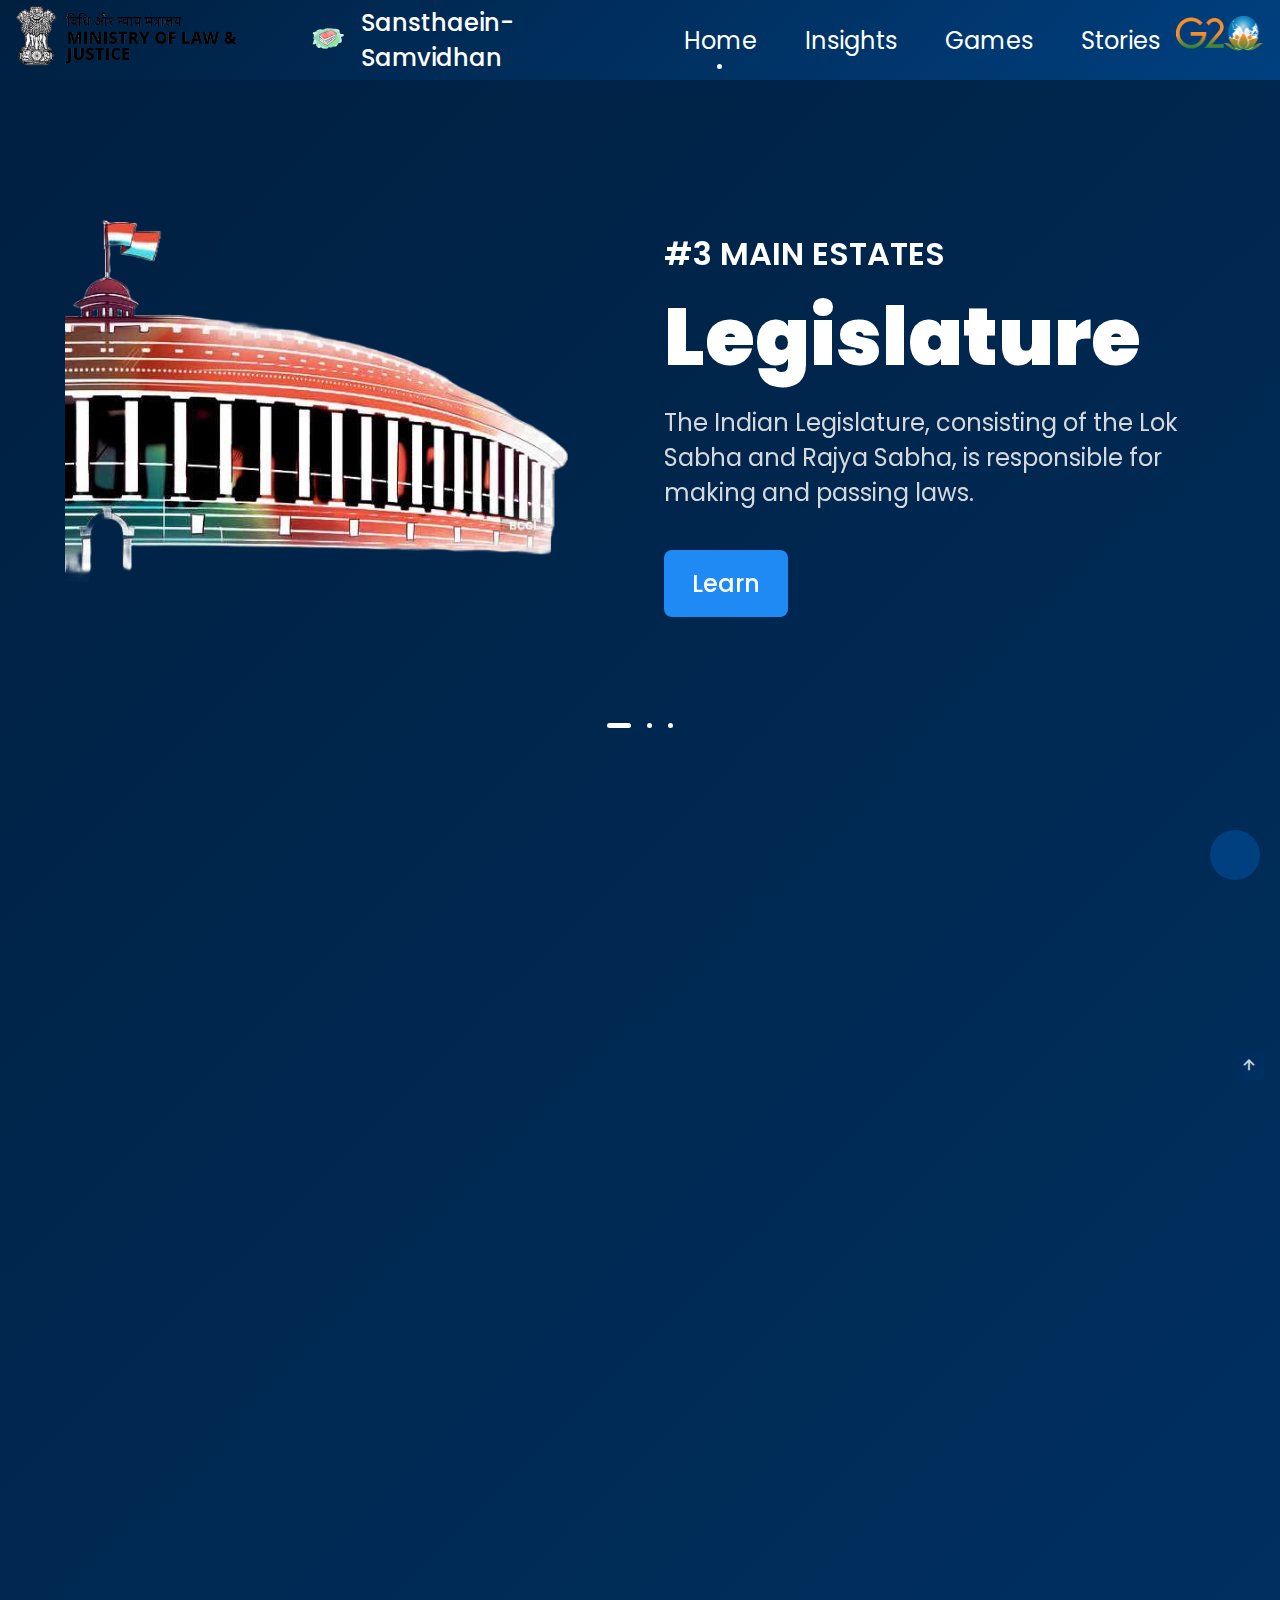
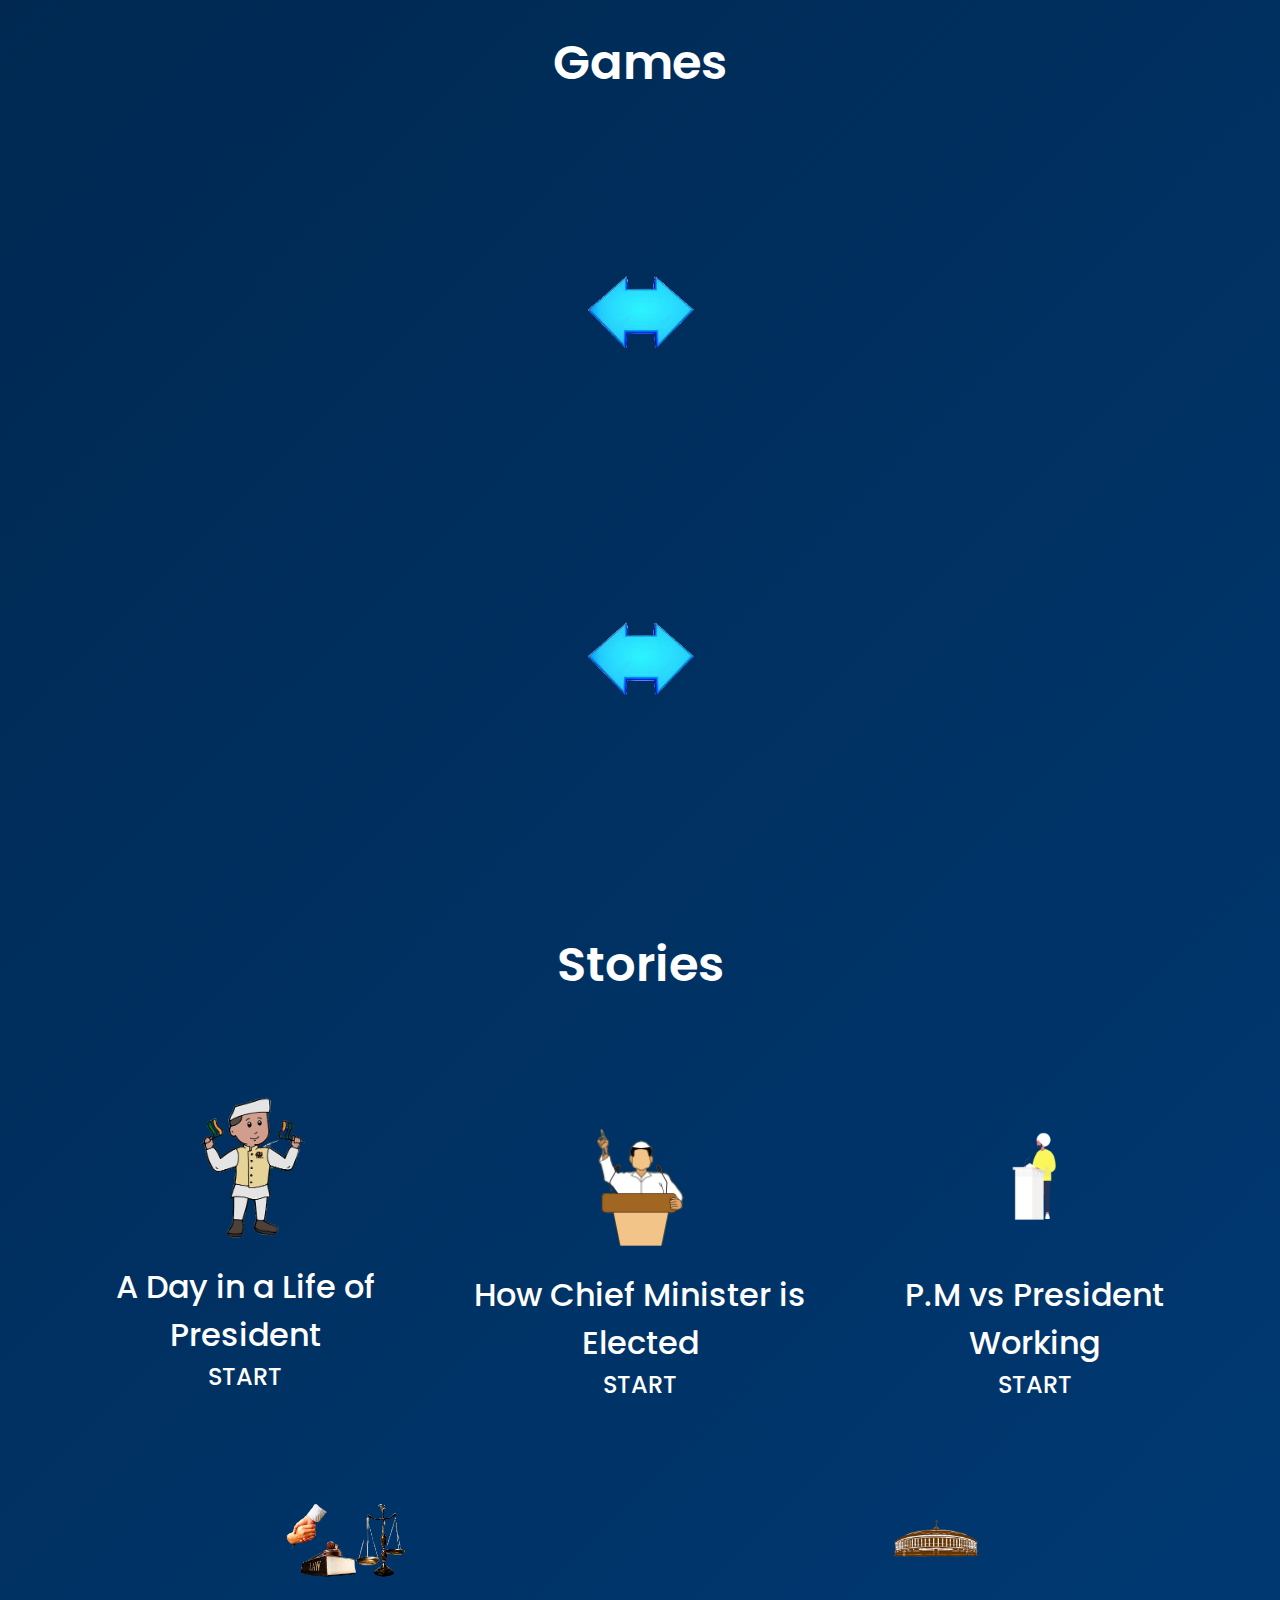
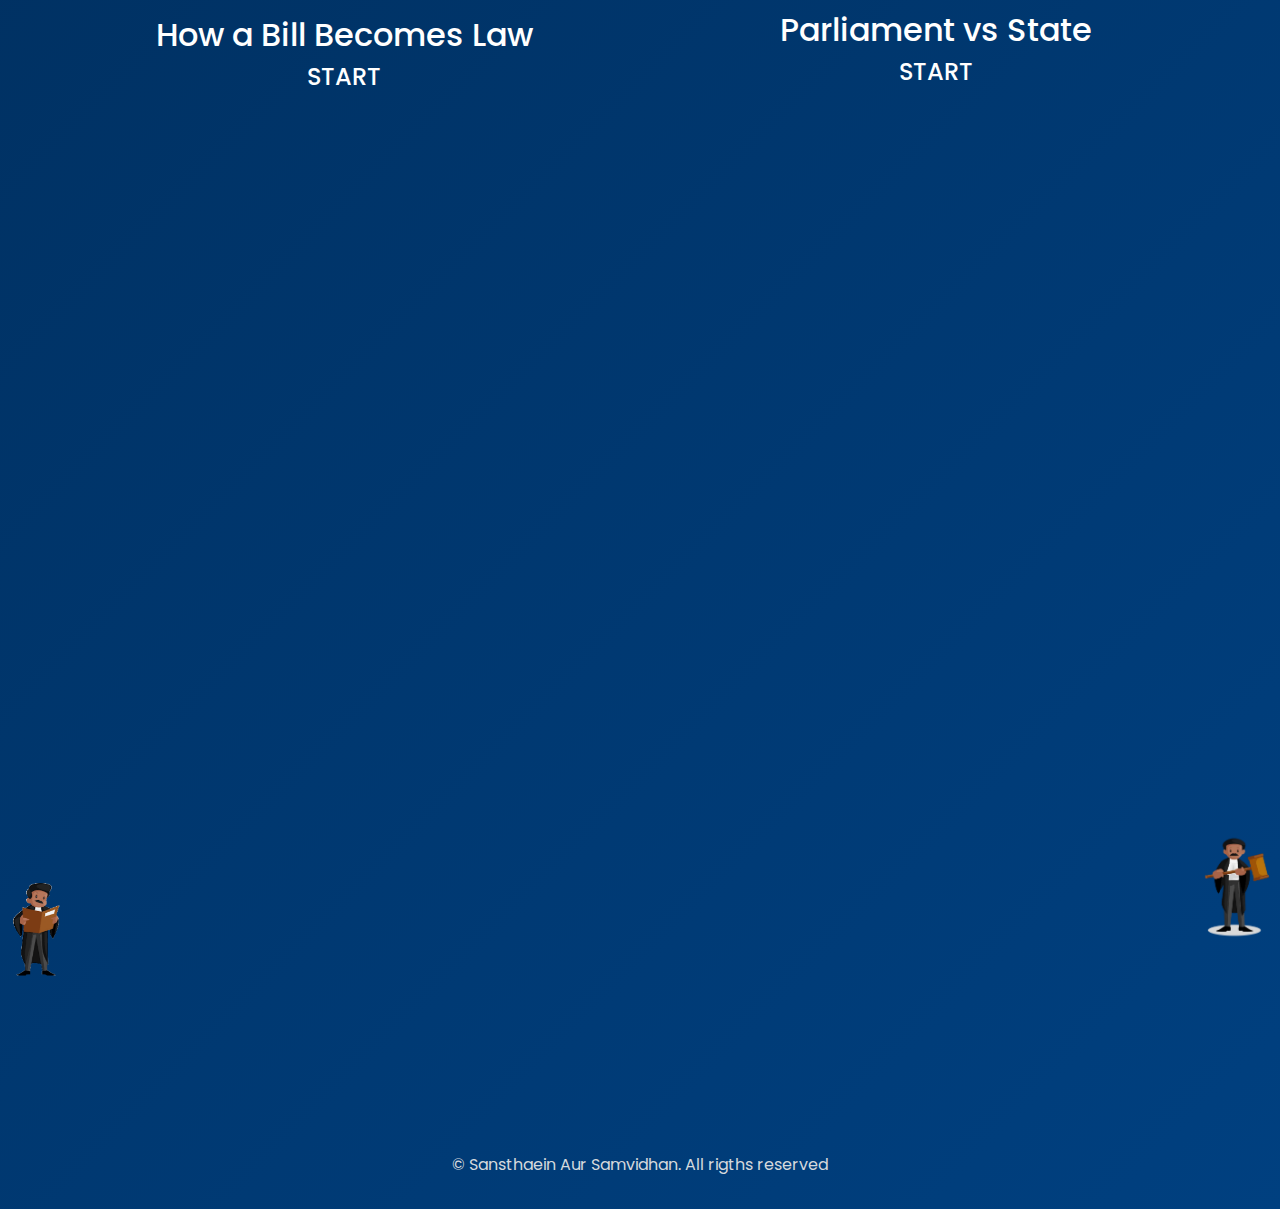
<file: index.html>
<!DOCTYPE html>
    <html lang="en">
    <head>
        <meta charset="UTF-8">
        <meta name="viewport" content="width=device-width, initial-scale=1.0">
        

        <!--=============== FAVICON ===============-->
        <link rel="shortcut icon" href="assets/img/bookimage.jpeg" type="image/x-icon">

        <!--=============== BOXICONS ===============-->
        <link rel="stylesheet" href="https://cdn.jsdelivr.net/npm/boxicons@latest/css/boxicons.min.css">

        <!--=============== SWIPER CSS ===============--> 
        <link rel="stylesheet" href="assets/css/swiper-bundle.min.css">

        <!--=============== CSS ===============--> 
        <link rel="stylesheet" href="assets/css/styles.css">

        <title>Samvidhan Sparks</title>
    </head>
    <body>
        
        <!--==================== HEADER ====================-->
        <header class="header" id="header">
            <!-- Left-side logo -->
        <a href="#" class="nav__logo-left">
            <img src="assets/img/Ministry_of_Law_and_Justice_pic.png" alt="Ministry of Law and Justice" class="nav__logo-img-left">
        </a>    
            <nav class="nav container">

                <a href="#" class="nav__logo">
                    <img src="assets/img/bookimage.jpeg" alt="" class="nav__logo-img">
                    Sansthaein-Samvidhan
                </a>

                <div class="language-switcher">
                    <!-- Google Translate Widget -->
                    <div id="google_translate_element"></div>
                </div>

               

                <div class="nav__menu" id="nav-menu">
                    <ul class="nav__list">
                        <li class="nav__item">
                            <a href="#home" class="nav__link active-link">Home</a>
                        </li>

                        <li class="nav__item">
                            <a href="#about" class="nav__link">Insights</a>
                        </li> 

                        <li class="nav__item">
                            <a href="#trick" class="nav__link">Games</a>
                        </li>

                        <li class="nav__item">
                            <a href="#new" class="nav__link">Stories</a>
                        </li>

                        

                        

                        

                    </ul>

                     


                    <div class="nav__close" id="nav-close">
                        <i class='bx bx-x'></i>
                    </div>

                    <img src="assets/img/indpic.png" alt="" class="nav__img">
                </div>

                <div class="nav__toggle" id="nav-toggle">
                    <i class='bx bx-grid-alt'></i>
                </div>

            </nav>
                        <!-- Right-side logos -->
        <div class="nav__logos-right">
            <a href="#" class="nav__logo-right">
                <img src="assets/img/G20pic.png" alt="G20" class="nav__logo-img-right">
            </a>
            
        </div>

        </header>

        <main class="main">
            <!--==================== HOME ====================-->
              <!-- HOME SLIDER 1 -->
            <section class="home container" id="home">
                <div class="swiper home-swiper">
                    <div class="swiper-wrapper">
                        <section class="swiper-slide">
                            <div class="home__content grid">
                                <div class="home__group">
                                    <img src="assets/img/legislaturepic.jpeg" alt="" class="home__img">
                                    
    
                                    
                                </div>
    
                                <div class="home__data">
                                    <h3 class="home__subtitle">#3 Main Estates</h3>
                                    <h1 class="home__title">Legislature</h1>
                                    <p class="home__description">The Indian Legislature, consisting of the Lok Sabha and Rajya Sabha, is responsible for making and passing laws.
                                    </p>

                                    <div class="home__buttons">
                                        <a href="https://knowindia.india.gov.in/profile/the-union/legislature.php" class="button">Learn</a>
                                        
                                    </div>
                                </div>
                            </div>
                        </section>

                        <!-- HOME SLIDER 2 -->
                        <section class="swiper-slide">
                            <div class="home__content grid">
                                <div class="home__group">
                                    <img src="assets/img/rashtrapatipic.jpg" alt="" class="home__img">
                                    
                                </div>
    
                                <div class="home__data">
                                    <h3 class="home__subtitle">#3 Main Estates</h3>
                                    <h1 class="home__title">Executive</h1>
                                    <p class="home__description">The Executive Estate in India, led by the President and Prime Minister, enforces laws and manages government functions.
                                    </p>

                                    <div class="home__buttons">
                                        <a href="https://knowindia.india.gov.in/profile/the-union/executive.php#:~:text=Executive%20power%20of%20the%20Union,Union%20also%20vests%20in%20him." class="button" >Learn</a>
                                        
                                    </div>
                                </div>
                            </div>
                        </section>

                      
                        
                        <!-- HOME SLIDER 3 -->
                        <section class="swiper-slide">
                            <div class="home__content grid">
                                <div class="home__group">
                                    <img src="assets/img/executivepic.png" alt="" class="home__img">
                                    
    
                                    
                                </div>
    
                                <div class="home__data">
                                    <h3 class="home__subtitle">#3 Main Estates</h3>
                                    <h1 class="home__title">Judiciary</h1>
                                    <p class="home__description">The judiciary interprets and applies the law, ensuring justice and resolving disputes within a legal framework.
                                    </p>

                                    <div class="home__buttons">
                                        <a href="https://en.wikipedia.org/wiki/Judiciary_of_India" class="button">Learn</a>
                                    </div>
                                </div>
                            </div>
                        </section>
                    </div>
                    <div class="swiper-pagination"></div>
                </div>
            </section>
            
             <!--==================== Constitutional Insights ====================-->
             <section class="section about" id="about">
                <div class="about__container container grid">
                    <div class="about__data">
                        <h2 class="section__title about__title">Constitutional Insights</h2>
                        <p class="about__description">Explore key constitutional principles through simplified flowchart and timeline, designed to visually map and enhance understanding of the foundational elements of the constitution.
                        </p>
                        <a href="Timeline/constitutional-timeline.html" class="button">Timeline</a>
                        <a href="Timeline/constitutional-flowchart-vanilla.html" class="button">Flowchart</a>
                    </div>

                    <img src="assets/img/constitutionbookpic.png" alt="" class="about__img">
                </div>
            </section>

           

            <!--==================== Games ====================-->
            <section class="section trick" id="trick">
                <h2 class="section__title">Games</h2>

                <div class="trick__container container grid">
                    <div class="trick__content">
                        <img src="assets/img/spinthewheelpic.jpg" alt="" class="trick__img">
                        <a href="Games/spin-wheel-game.html"><h3 class="trick__title">Spin the wheel</h3></a>
                        
                    </div>

                    <div class="trick-content">
                        <img src="assets/img/arrows.jpeg" alt="" class="trick__img ">
                        
                       
                    </div>

                    <div class="trick__content">
                        <img src="assets/img/crosswordpic.png" alt="" class="trick__img">
                        <a href="Games/cross.html"><h3 class="trick__title">CrossWord</h3></a>
                        
                    </div>

                    <div class="trick__content">
                        <img src="assets/img/flipcardspic.png" alt="" class="trick__img">
                        <a href="Games/flipcards.html"><h3 class="trick__title">FlipCards</h3></a>
                        
                    </div>

                    <div class="trick-content">
                        <img src="assets/img/arrows.jpeg" alt="" class="trick__img ">
                        
                        
                    </div>

                    <div class="trick__content">
                        <img src="assets/img/law-simulatorpic.png" alt="" class="trick__img">
                        <a href="Games/law-simulator.html"><h3 class="trick__title">Law Simulator</h3></a>
                        
                    </div>
                </div>
            </section>

            <!--==================== Stories ====================-->
           
            <section class="section new" id="new">
                <h2 class="section__title">Stories</h2>
            
                <div class="new__container container">
                    <div class="new__content">
                        <img src="assets/img/presidentelectedpic.png" alt="A Day in a Life of President" class="new__img">
                        <h3 class="new__title">A Day in a Life of President</h3>
                        <a href="Stories/story-telling-final/story telling/A_DAY_IN_LIFE_OF_PRESIDENT.html">
                            <div class="new__prices">
                                <span class="new__price">START</span>
                            </div>
                        </a>
                    </div>
            
                    <div class="new__content">
                        <img src="assets/img/cmelectedpic.jpg" alt="How Chief Minister is Elected" class="new__img">
                        <h3 class="new__title">How Chief Minister is Elected</h3>
                        <a href="Stories/story-telling-final/story telling/HOW _CHIEF_MINISTER_IS_ELECTED.html">
                            <div class="new__prices">
                                <span class="new__price">START</span>
                            </div>
                        </a>
                    </div>
            
                    <div class="new__content">
                        <img src="assets/img/pmpresidentpic.png" alt="P.M vs President Working" class="new__img">
                        <h3 class="new__title">P.M vs President Working</h3>
                        <a href="Stories/story-telling-final/story telling/HOW PRIME MINISTER AND PRESIDENT WORKS DIFFERENTLY.html">
                            <div class="new__prices">
                                <span class="new__price">START</span>
                            </div>
                        </a>
                    </div>
            
                    <div class="new__content">
                        <img src="assets/img/lawpic.png" alt="How a Bill Becomes Law" class="new__img">
                        <h3 class="new__title">How a Bill Becomes Law</h3>
                        <a href="Stories/story-telling-final/story telling/PASSING-LAW.html">
                            <div class="new__prices">
                                <span class="new__price">START</span>
                            </div>
                        </a>
                    </div>
            
                    <div class="new__content">
                        <img src="assets/img/parliamentpic.png" alt="Parliament vs State" class="new__img">
                        <h3 class="new__title">Parliament vs State</h3>
                        <a href="Stories/story-telling-final/story telling/PARLIAMENTVSSTATE.html">
                            <div class="new__prices">
                                <span class="new__price">START</span>
                            </div>
                        </a>
                    </div>
            
                </div>
            </section>

           
           
            

            <!--==================== E-Mail ====================-->
            <section class="section newsletter">
                <div class="newsletter__container container">
                    <h2 class="section__title">Learn-Explore-Grow</h2>
                    <p class="newsletter__description">
                        Every step in learning, no matter how small, is a step towards unlocking your true potential.
                    </p>
                    <img src="assets/img/kidstudypic.png" alt="" class="kid">
                    
                </div>
            </section>
        </main>

        <!--==================== FOOTER ====================-->
            <footer class="footer section">
                <div class="footer__container container grid">
                    <div class="footer__content">
                        <a href="#" class="footer__logo">
                            <img src="assets/img/bookimage.jpeg" alt="" class="footer__logo-img">
                            Sansthaein Aur Samvidhan
                        </a>

                        <p class="footer__description">Enjoy the learning <br> roller coaster.</p>
                        
                        <div class="footer__social">
                            <a href="https://www.facebook.com/" target="_blank" class="footer__social-link">
                                <i class='bx bxl-facebook'></i>
                            </a>
                            <a href="https://www.instagram.com/" target="_blank" class="footer__social-link">
                                <i class='bx bxl-instagram-alt' ></i>
                            </a>
                            <a href="https://twitter.com/" target="_blank" class="footer__social-link">
                                <i class='bx bxl-twitter' ></i>
                            </a>
                        </div>
                    </div>

                    <div class="footer__content">
                        <h3 class="footer__title">About</h3>
                        
                        <ul class="footer__links">
                            <li>
                                <a href="#" class="footer__link">About Us</a>
                            </li>
                            <li>
                                <a href="#" class="footer__link">Features</a>
                            </li>
                            
                    </div>

                    

                    <div class="footer__content">
                        <h3 class="footer__title">Our Services</h3>
                        
                        <ul class="footer__links">
                            <li>
                                <a href="#" class="footer__link">FAQ Section</a>
                            </li>
                            <li>
                                <a href="#" class="footer__link">Ad-Free Experience</a>
                            </li>
                            
                        </ul>
                    </div>

                    <div class="footer__content">
                        <h3 class="footer__title">Our Company</h3>
                        
                        <ul class="footer__links">
                            <li>
                                <a href="#" class="footer__link">Blog</a>
                            </li>
                            <li>
                                <a href="#" class="footer__link">About us</a>
                            </li>
                            <li>
                                <a href="#" class="footer__link">Our mision</a>
                            </li>
                        </ul>
                    </div>
                </div>

                <span class="footer__copy">&#169; Sansthaein Aur Samvidhan. All rigths reserved</span>

                <img src="assets/img/manhammer.png" alt="" class="footer__img-one">
                <img src="assets/img/man.png" alt="" class="footer__img-two">
            </footer>

            <!--=============== SCROLL UP ===============-->
            <a href="#" class="scrollup" id="scroll-up">
                <i class='bx bx-up-arrow-alt scrollup__icon'></i>
            </a>
        
        <!--=============== SCROLL REVEAL ===============-->
        <script src="assets/js/scrollreveal.min.js"></script>

        <!--=============== SWIPER JS ===============-->
        <script src="assets/js/swiper-bundle.min.js"></script>
        
        <!--=============== MAIN JS ===============-->
        <script src="assets/js/main.js"></script>

        <!-- Chatbot Button -->
    <div id="chatbot-button" class="chatbot-button">
        
    </div>
  
    <!-- Chatbot Container -->
    <div id="chatbot-container" class="chatbot-container">
        <iframe 
        src="https://cdn.botpress.cloud/webchat/v2.1/inject.js" 
        id="botpress-webchat"
        class="chatbot-iframe">
        </iframe>
    </div>
  
    <!-- Chatbot Scripts -->
    <script src="https://cdn.botpress.cloud/webchat/v2.1/inject.js"></script>
    <script src="https://mediafiles.botpress.cloud/05784f3d-9e81-44f0-ad3f-aeb2432434ef/webchat/v2.1/config.js"></script>
  

    <!-- Google Translate Script -->
    <script type="text/javascript">
        function googleTranslateElementInit() {
            new google.translate.TranslateElement({
                pageLanguage: 'en',
                autoDisplay: false
            }, 'google_translate_element');
        }
    </script>
    <script type="text/javascript" src="https://translate.google.com/translate_a/element.js?cb=googleTranslateElementInit"></script>

    </body>
</html>
</file>
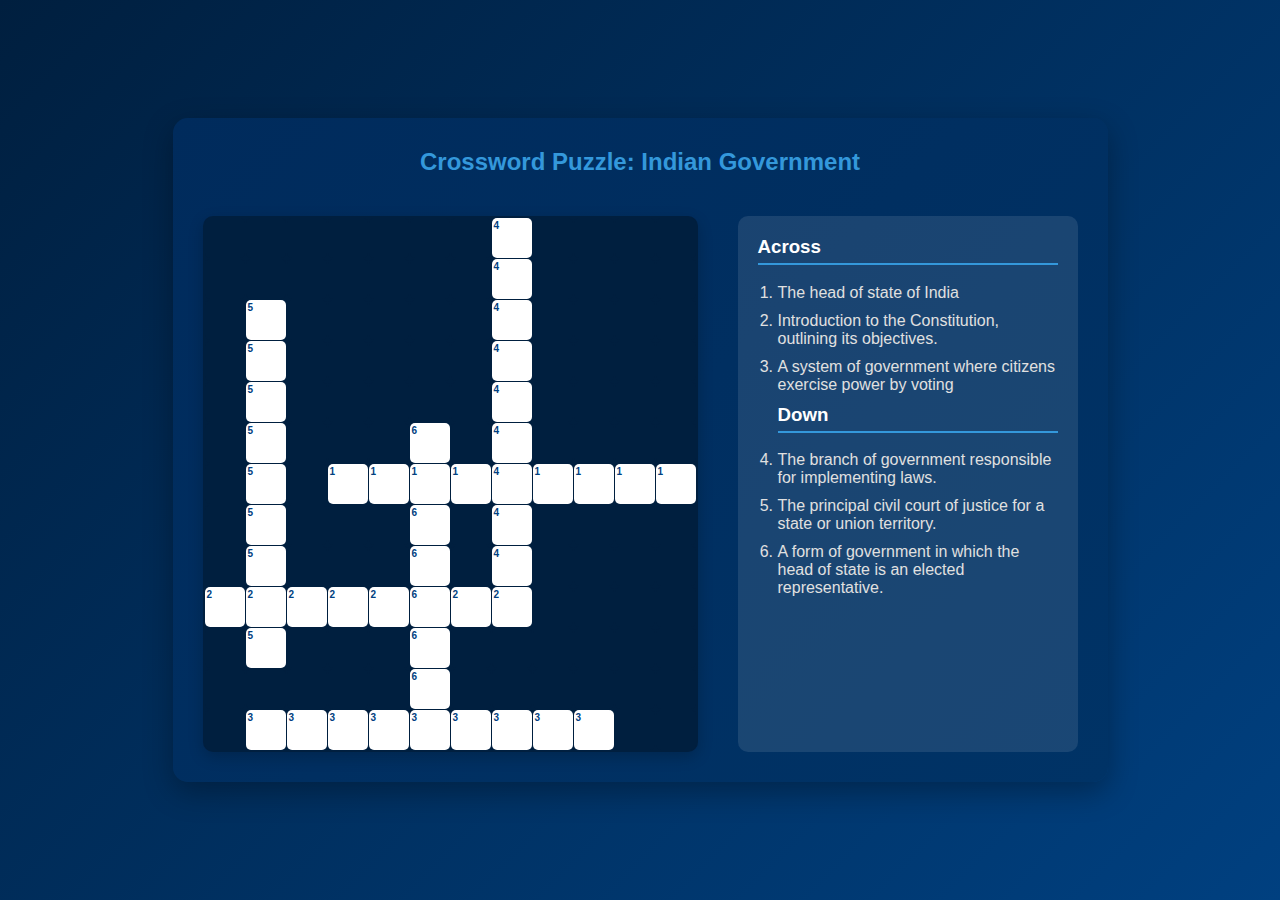
<file: Games/cross.html>
<!DOCTYPE html>
<html lang="en">
<head>
    <meta charset="UTF-8">
    <meta name="viewport" content="width=device-width, initial-scale=1.0">
    <title>Enhanced Crossword Puzzle Game</title>
    <style>
        :root {
            --body-color: linear-gradient(135deg, #001f3f 0%, #004080 100%);
            --container-color: linear-gradient(135deg, #002b5c 0%, #003366 100%);
        }
        body {
            font-family: 'Segoe UI', Tahoma, Geneva, Verdana, sans-serif;
            display: flex;
            justify-content: center;
            align-items: center;
            min-height: 100vh;
            margin: 0;
            background: var(--body-color);
            color: #ffffff;
        }
        .container {
            display: flex;
            flex-direction: column;
            align-items: center;
            gap: 20px;
            background: var(--container-color);
            padding: 30px;
            border-radius: 15px;
            box-shadow: 0 10px 30px rgba(0, 0, 0, 0.3);
        }
        .game-area {
            display: flex;
            gap: 40px;
        }
        .crossword {
            display: grid;
            grid-template-columns: repeat(12, 40px);
            grid-gap: 1px;
            background-color: #001f3f;
            padding: 2px;
            border-radius: 10px;
            box-shadow: 0 5px 15px rgba(0, 0, 0, 0.2);
        }
        .cell {
            width: 40px;
            height: 40px;
            background-color: #ffffff;
            display: flex;
            justify-content: center;
            align-items: center;
            font-weight: bold;
            position: relative;
            transition: all 0.3s ease;
            border-radius: 5px;
        }
        .cell input {
            width: 100%;
            height: 100%;
            border: none;
            text-align: center;
            font-size: 20px;
            text-transform: uppercase;
            background-color: transparent;
            outline: none;
            color: #001f3f;
        }
        .cell::before {
            content: attr(data-number);
            position: absolute;
            top: 2px;
            left: 2px;
            font-size: 10px;
            color: #004080;
        }
        .black {
            background-color: #001f3f;
        }
        .clues {
            max-width: 300px;
            background-color: rgba(255, 255, 255, 0.1);
            padding: 20px;
            border-radius: 10px;
        }
        .clues h3 {
            color: #ffffff;
            border-bottom: 2px solid #3498db;
            padding-bottom: 5px;
            margin-top: 0;
        }
        .clues ol {
            padding-left: 20px;
            margin-bottom: 20px;
        }
        .clues li {
            margin-bottom: 10px;
            color: #e0e0e0;
        }
        .correct {
            background-color: #a8e6cf;
        }
        .incorrect {
            background-color: #ffaaa5;
        }
      /*  .highlight {
            background-color: #ffd3b6;
        }*/
        @keyframes pulse {
            0% { transform: scale(1); }
            50% { transform: scale(1.1); }
            100% { transform: scale(1); }
        }
        .pulse {
            animation: pulse 0.5s;
        }
        .title {
            font-size: 24px;
            font-weight: bold;
            text-align: center;
            margin-bottom: 20px;
            color: #3498db;
        }
    </style>
</head>
<body>
    <div class="container">
        <div class="title">Crossword Puzzle: Indian Government</div>
        <div class="game-area">
            <div class="crossword" id="crossword"></div>
            <div class="clues">
                <h3>Across</h3>
                <ol>
                    <li>The head of state of India</li>
                    <li>Introduction to the Constitution, outlining its objectives.</li>
                    <li>A system of government where citizens exercise power by voting</li>
                <!-- </ol> -->
                <h3>Down</h3>
                <!-- <ol> -->
                    <li>The branch of government responsible for implementing laws.</li>
                    <li>The principal civil court of justice for a state or union territory.</li>
                    <li>A form of government in which the head of state is an elected representative.</li>
                </ol>
            </div>
        </div>
    </div>
    <script>
        const crosswordLayout = [
            [0, 0, 0, 0, 0, 0, 0, 4, 0, 0, 0, 0],
            [0, 0, 0, 0, 0, 0, 0, 4, 0, 0, 0, 0],
            [0, 5, 0, 0, 0, 0, 0, 4, 0, 0, 0, 0],
            [0, 5, 0, 0, 0, 0, 0, 4, 0, 0, 0, 0],
            [0, 5, 0, 0, 0, 0, 0, 4, 0, 0, 0, 0],
            [0, 5, 0, 0, 0, 6, 0, 4, 0, 0, 0, 0],
            [0, 5, 0, 1, 1, 1, 1, 4, 1, 1, 1, 1],
            [0, 5, 0, 0, 0, 6, 0, 4, 0, 0, 0, 0],
            [0, 5, 0, 0, 0, 6, 0, 4, 0, 0, 0, 0],
            [2, 2, 2, 2, 2, 6, 2, 2, 0, 0, 0, 0],
            [0, 5, 0, 0, 0, 6, 0, 0, 0, 0, 0, 0],
            [0, 0, 0, 0, 0, 6, 0, 0, 0, 0, 0, 0],
            [0, 3, 3, 3, 3, 3, 3, 3, 3, 3, 0, 0]
        ];
        const answers = {
            across: {
                1: "PRESIDENT",
                2: "PREAMBLE",
                3: "DEMOCRACY"
            },
            down: {
                4: "EXECUTIVE",
                5: "HIGHCOURT",
                6: "REPUBLIC"
            }
        };

        function createCrossword() {
            const crosswordElement = document.getElementById('crossword');
            crosswordLayout.forEach((row, rowIndex) => {
                row.forEach((cell, colIndex) => {
                    const cellElement = document.createElement('div');
                    cellElement.classList.add('cell');
                    if (cell === 0) {
                        cellElement.classList.add('black');
                    } else {
                        const input = document.createElement('input');
                        input.type = 'text';
                        input.maxLength = 1;
                        input.dataset.row = rowIndex;
                        input.dataset.col = colIndex;
                        cellElement.appendChild(input);
                        cellElement.setAttribute('data-number', cell);
                    }
                    crosswordElement.appendChild(cellElement);
                });
            });
        }

        function checkAnswer(input) {
            const row = parseInt(input.dataset.row);
            const col = parseInt(input.dataset.col);
            const value = input.value.toUpperCase();
            let correct = false;

            for (const direction in answers) {
                for (const number in answers[direction]) {
                    const answer = answers[direction][number];
                    const index = direction === 'across' ? col - crosswordLayout[row].indexOf(parseInt(number)) : row - crosswordLayout.findIndex(r => r[col] === parseInt(number));
                    if (index >= 0 && index < answer.length && answer[index] === value) {
                        correct = true;
                        break;
                    }
                }
                if (correct) break;
            }

            input.parentElement.classList.remove('correct', 'incorrect');
            input.parentElement.classList.add('pulse');
            
            if (value) {
                if (correct) {
                    playSound('correct');
                    input.parentElement.classList.add('correct');
                } else {
                    playSound('incorrect');
                    input.parentElement.classList.add('incorrect');
                }
            }

            setTimeout(() => {
                input.parentElement.classList.remove('pulse');
            }, 500);
        }

        function highlightWord(input) {
            const row = parseInt(input.dataset.row);
            const col = parseInt(input.dataset.col);
            const cells = document.querySelectorAll('.cell');
            cells.forEach(cell => cell.classList.remove('highlight'));
            
            // Highlight across
            for (let i = 0; i < 12; i++) {
                const cell = document.querySelector(`.cell input[data-row="${row}"][data-col="${i}"]`);
                if (cell) {
                    cell.parentElement.classList.add('highlight');
                } else {
                    break;
                }
            }
            
            // Highlight down
            for (let i = 0; i < 13; i++) {
                const cell = document.querySelector(`.cell input[data-row="${i}"][data-col="${col}"]`);
                if (cell) {
                    cell.parentElement.classList.add('highlight');
                } else {
                    break;
                }
            }
        }

        function playSound(type) {
            const audio = new Audio(type === 'correct' ? 'https://example.com/correct.mp3' : 'https://example.com/incorrect.mp3');
            audio.play().catch(e => console.log("Audio play failed:", e));
        }

        createCrossword();
        document.addEventListener('input', (e) => {
            if (e.target.tagName === 'INPUT') {
                checkAnswer(e.target);
            }
        });
        document.addEventListener('focus', (e) => {
            if (e.target.tagName === 'INPUT') {
                highlightWord(e.target);
            }
        }, true);
    </script>
</body>
</html>
</file>
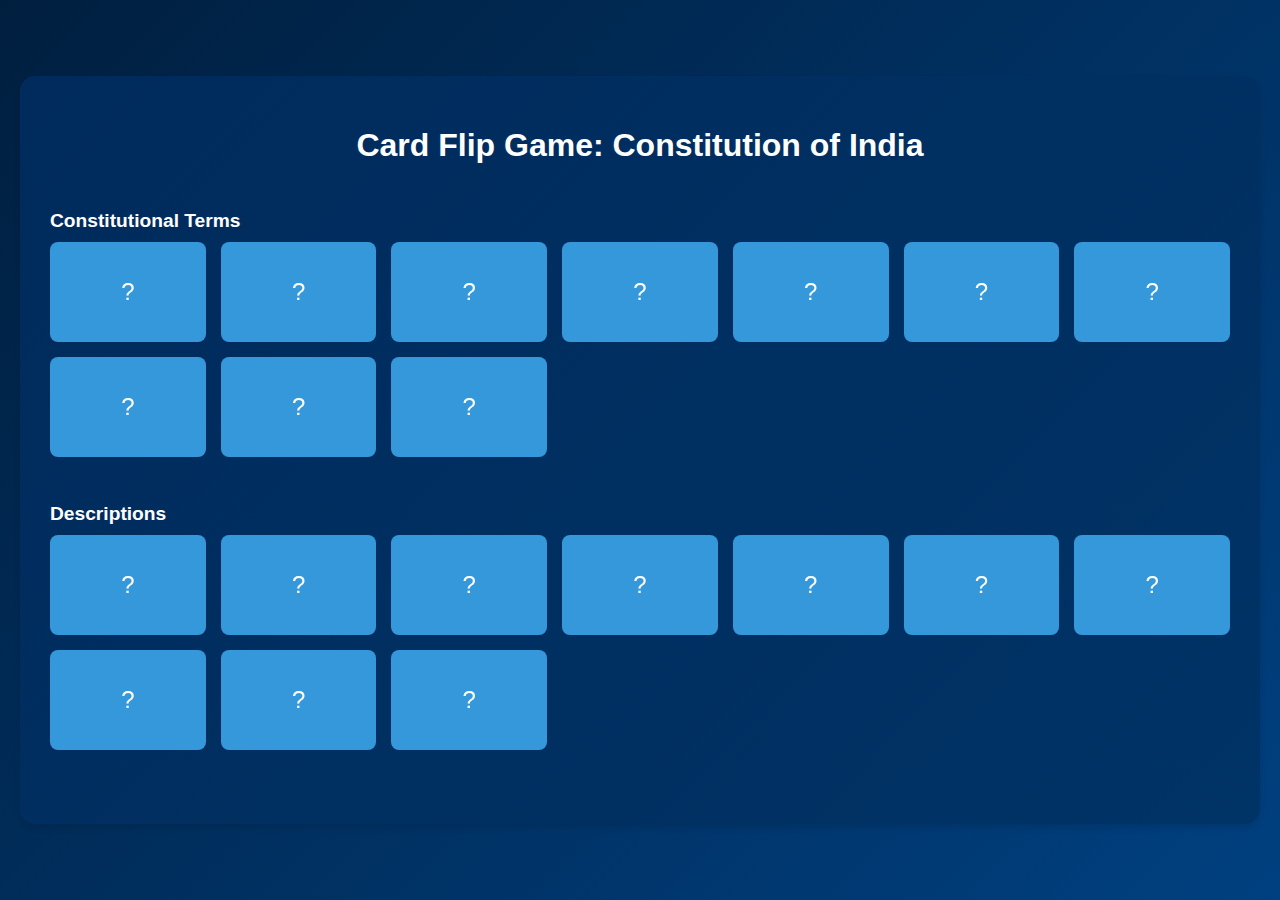
<file: Games/flipcards.html>
<!DOCTYPE html>
<html lang="en">
<head>
    <meta charset="UTF-8">
    <meta name="viewport" content="width=device-width, initial-scale=1.0">
    <title>Card Flip Game - Constitution of India</title>
    <style>
        body {
            font-family: 'Segoe UI', Tahoma, Geneva, Verdana, sans-serif;
            display: flex;
            justify-content: center;
            align-items: center;
            min-height: 100vh;
            background: linear-gradient(135deg, #001f3f 0%, #004080 100%);
            margin: 0;
            padding: 20px;
            box-sizing: border-box;
        }

        .game-container {
            text-align: center;
            background: linear-gradient(135deg, #002b5c 0%, #003366 100%);
            padding: 30px;
            border-radius: 15px;
            box-shadow: 0 4px 6px rgba(0, 0, 0, 0.1);
            max-width: 1200px;
            width: 100%;
            color: white;
        }

        h1 {
            color: #ffffff;
            margin-bottom: 30px;
        }


        .grid-container {
            display: flex;
            flex-direction: column;
            gap: 30px;
        }

        .grid-heading {
            font-size: 1.2em;
            color: #34495e;
            margin-bottom: 10px;
            text-align: left;
        }

        .card-grid {
            display: grid;
            grid-template-columns: repeat(auto-fit, minmax(150px, 1fr));
            gap: 15px;
            margin: 0 auto;
        }

        .card {
            width: 100%;
            height: 100px;
            perspective: 1000px;
            cursor: pointer;

            
        }

        .card-inner {
            width: 100%;
            height: 100%;
            transition: transform 0.6s;
            transform-style: preserve-3d;
            position: relative;
        }

        .card.flipped .card-inner {
            transform: rotateY(180deg);
        }

        .card-back,
        .card-front {
            position: absolute;
            width: 100%;
            height: 100%;
            backface-visibility: hidden;
            display: flex;
            justify-content: center;
            align-items: center;
            font-size: 14px;
            padding: 10px;
            box-sizing: border-box;
            border-radius: 8px;
        }

        .card-front {
            background: #3498db;
            color: white;
            font-size: 24px;
        }

        .card-back {
            background: #2ecc71;
            color: white;
            transform: rotateY(180deg);
        }

        .card.matched .card-back {
            background-color: #27ae60;
        }

        #message {
            margin-top: 20px;
            font-weight: bold;
            color: #e74c3c;
            min-height: 24px;
        }

        .table-container {
            margin-top: 30px;
            display: none;
        }

        .styled-table {
            width: 100%;
            border-collapse: collapse;
            border-radius: 8px;
            overflow: hidden;
            box-shadow: 0 0 20px rgba(0, 0, 0, 0.1);
        }

        .styled-table th,
        .styled-table td {
            padding: 12px 15px;
            text-align: left;
        }

        .styled-table th {
            background-color: #3498db;
            color: white;
            text-transform: uppercase;
            font-weight: bold;
        }

        .styled-table tr:nth-child(even) {
            background-color: #f8f9fa;
        }

        .styled-table tr:hover {
            background-color: #e0f7fa;
        }
    </style>
</head>
<body>
    <div class="game-container">
        <h1>Card Flip Game: Constitution of India</h1>
        <div class="grid-container">
            <div>
                <h2 style="color: #ffffff" class="grid-heading">Constitutional Terms</h2>
                <div class="card-grid" id="terms-grid"></div>
            </div>
            <div>
                <h2 style="color: #ffffff" class="grid-heading">Descriptions</h2>
                <div class="card-grid" id="descriptions-grid"></div>
            </div>
        </div>
        <div id="message"></div>

        <div class="table-container">
            <h2>Constitutional Terms and Their Descriptions</h2>
            <table class="styled-table">
                <thead>
                    <tr>
                        <th style="color: #ffffff;">Constitutional Term</th>
                        <th>Description</th>
                    </tr>
                </thead>
                <tbody>
                    <!-- Table content will be dynamically inserted here by JavaScript -->
                </tbody>
            </table>
        </div>
    </div>

    <script>
        const cardPairs = [
            { term: "ATTORNEY GENERAL", description: "CHIEF LEGAL ADVISOR" },
            { term: "PRESIDENT", description: "HEAD OF STATE" },
            { term: "COMPTROLLER GENERAL", description: "AUDITS GOV.T ACCOUNTS" },
            { term: "NATIONAL EMERGENCY", description: "WAR/EXTERNAL-AGGRESSION" },
            { term: "MONEY BILL", description: "DEALS WITH TAXES AND SPENDING" },
            { term: "RAJYA SABHA", description: "UPPER HOUSE OF PARLIAMENT" },
            { term: "LOK SABHA", description: "LOWER HOUSE OF PARLIAMENT" },
            { term: "CABINET MINISTERS", description: "MINISTER LED BY PRIME MINISTER" },
            { term: "UNION EXECUTIVE", description: "PRESIDENT AND CABINET MINISTERS" },
            { term: "UNION LEGISLATURE", description: "LOK SABHA,RAJYA SABHA AND PRESIDENT" }
        ];

        let flippedCards = {};
        let totalMatchedPairs = 0;
        const totalPairs = cardPairs.length;
        let hints = {};

        function createCard(content, pair, isDescription) {
            return `
                <div class="card" data-pair="${pair}" data-is-description="${isDescription}" onclick="flipCard(this)">
                    <div class="card-inner">
                        <div class="card-front">?</div>
                        <div class="card-back">${content}</div>
                    </div>
                </div>
            `;
        }

        function shuffleArray(array) {
            for (let i = array.length - 1; i > 0; i--) {
                const j = Math.floor(Math.random() * (i + 1));
                [array[i], array[j]] = [array[j], array[i]];
            }
        }

        function initializeGame() {
            const termsGrid = document.getElementById('terms-grid');
            const descriptionsGrid = document.getElementById('descriptions-grid');
            let termsHTML = '';
            let descriptionsHTML = '';

            shuffleArray(cardPairs);

            cardPairs.forEach((pair, index ) => {
                termsHTML += createCard(pair.term, index, false);
                descriptionsHTML += createCard(pair.description, index, true);
            });

            termsGrid.innerHTML = termsHTML;
            descriptionsGrid.innerHTML = descriptionsHTML;
        }

        function flipCard(card) {
            const isDescription = card.dataset.isDescription === 'true';
            const pair = card.dataset.pair;

            if (flippedCards[isDescription]) {
                flippedCards[isDescription].classList.remove('flipped');
            }

            card.classList.add('flipped');
            flippedCards[isDescription] = card;

            checkForMatch();
        }

        function checkForMatch() {
            if (flippedCards[false] && flippedCards[true]) {
                const termCard = flippedCards[false];
                const descriptionCard = flippedCards[true];

                if (termCard.dataset.pair === descriptionCard.dataset.pair) {
                    termCard.classList.add('matched');
                    descriptionCard.classList.add('matched');
                    totalMatchedPairs++;
                    flippedCards = {};

                    if (totalMatchedPairs === totalPairs) {
                        showAllAnswers();
                    } else {
                        document.getElementById('message').textContent = "Correct match!";
                        setTimeout(() => {
                            document.getElementById('message').textContent = "";
                        }, 1500);
                    }
                } else {
                    setTimeout(() => {
                        termCard.classList.remove('flipped');
                        descriptionCard.classList.remove('flipped');
                        flippedCards = {};
                        showHint(termCard.dataset.pair);
                    }, 1000);
                }
            }
        }        

        function showHint(pairIndex) {
            if (!hints[pairIndex]) {
                const pair = cardPairs[pairIndex];
                hints[pairIndex] = `Hint: "${pair.term}" is related to "${pair.description}"`;
            }
            document.getElementById('message').textContent = hints[pairIndex];
        }

        function showAllAnswers() {
            document.getElementById('message').textContent = "Congratulations! You've completed the game!";
            document.querySelector('.table-container').style.display = 'block';

            const tableBody = document.querySelector('.styled-table tbody');
            tableBody.innerHTML = cardPairs.map(pair => `
                <tr>
                    <td>${pair.term}</td>
                    <td>${pair.description}</td>
                </tr>
            `).join('');
        }

        initializeGame();
    </script>
</body>
</html>
</file>
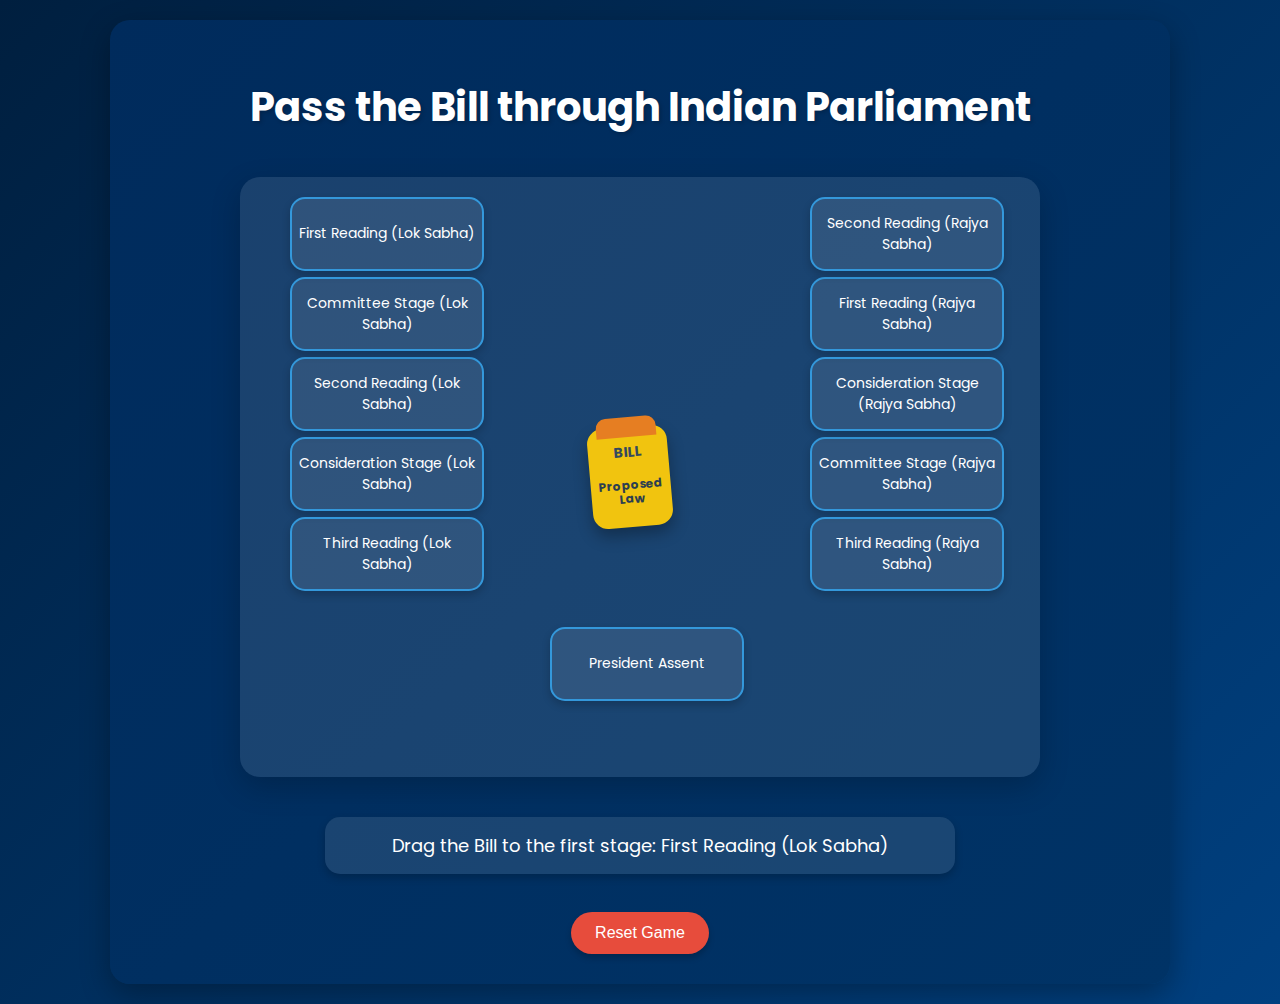
<file: Games/law-simulator.html>
<!DOCTYPE html>
<html lang="en">
<head>
    <meta charset="UTF-8">
    <meta name="viewport" content="width=device-width, initial-scale=1.0">
    <title>Pass the Bill - Indian Parliament (Drag and Drop)</title>
    <style>
        @import url('https://fonts.googleapis.com/css2?family=Poppins:wght@400;600;700&display=swap');

        :root {
            --body-color: linear-gradient(135deg, #001f3f 0%, #004080 100%);
            --container-color: linear-gradient(135deg, #002b5c 0%, #003366 100%);
        }

        body {
            font-family: 'Poppins', sans-serif;
            display: flex;
            justify-content: center;
            align-items: center;
            min-height: 100vh;
            background: var(--body-color);
            margin: 0;
            padding: 20px;
            box-sizing: border-box;
            color: #ffffff;
        }

        .container {
            text-align: center;
            display: flex;
            flex-direction: column;
            align-items: center;
            max-width: 1000px;
            width: 100%;
            background: var(--container-color);
            padding: 30px;
            border-radius: 20px;
            box-shadow: 0 10px 30px rgba(0, 0, 0, 0.3);
        }

        h1 {
            color: #ffffff;
            margin-bottom: 20px;
            text-shadow: 2px 2px 4px rgba(0,0,0,0.2);
            font-size: 2.5rem;
        }

        #gameArea {
            position: relative;
            width: 100%;
            max-width: 800px;
            height: 600px;
            margin: 20px auto;
            border: none;
            border-radius: 20px;
            background-color: rgba(255, 255, 255, 0.1);
            overflow: hidden;
            box-shadow: 0 10px 30px rgba(0, 0, 0, 0.2);
        }

        .stage {
            width: 180px;
            height: 60px;
            display: flex;
            justify-content: center;
            align-items: center;
            position: absolute;
            border: 2px solid #3498db;
            border-radius: 15px;
            background-color: rgba(236, 240, 241, 0.1);
            font-size: 14px;
            transition: all 0.3s ease;
            padding: 5px;
            box-shadow: 0 4px 8px rgba(0, 0, 0, 0.2);
            color: #ffffff;
        }

        .stage.active {
            background-color: #3498db;
            color: white;
            font-weight: bold;
            transform: scale(1.05);
            box-shadow: 0 6px 12px rgba(52, 152, 219, 0.3);
        }

        .stage.completed {
            background-color: #2ecc71;
            color: white;
            border-color: #27ae60;
        }

        #bill {
            position: absolute;
            width: 80px;
            height: 100px;
            background-color: #f1c40f;
            border-radius: 15px;
            display: flex;
            flex-direction: column;
            justify-content: center;
            align-items: center;
            color: #2c3e50;
            font-weight: bold;
            box-shadow: 0 8px 16px rgba(0, 0, 0, 0.3);
            z-index: 10;
            cursor: move;
            user-select: none;
            transform: rotate(-5deg);
            transition: transform 0.3s ease;
        }

        #bill:hover {
            transform: rotate(0deg) scale(1.05);
        }

        #bill::before {
            content: "";
            position: absolute;
            top: -10px;
            left: 10px;
            width: 60px;
            height: 20px;
            background-color: #e67e22;
            border-radius: 10px 10px 0 0;
        }

        #bill::after {
            content: "BILL";
            position: absolute;
            top: 15px;
            font-size: 14px;
            color: #34495e;
        }

        #billText {
            margin-top: 30px;
            font-size: 12px;
            text-align: center;
            line-height: 1.2;
        }

        #message {
            margin-top: 20px;
            font-size: 18px;
            color: #ffffff;
            background-color: rgba(255, 255, 255, 0.1);
            padding: 15px;
            border-radius: 15px;
            box-shadow: 0 4px 8px rgba(0, 0, 0, 0.2);
            max-width: 600px;
            width: 100%;
            transition: all 0.3s ease;
        }

        #resetButton {
            margin-top: 20px;
            padding: 12px 24px;
            font-size: 16px;
            background-color: #e74c3c;
            color: white;
            border: none;
            border-radius: 30px;
            cursor: pointer;
            transition: all 0.3s ease;
            box-shadow: 0 4px 6px rgba(0, 0, 0, 0.2);
        }

        #resetButton:hover {
            background-color: #c0392b;
            transform: translateY(-2px);
            box-shadow: 0 6px 8px rgba(0, 0, 0, 0.3);
        }

        @media (max-width: 850px) {
            #gameArea {
                height: 800px;
            }

            .stage {
                width: 150px;
                font-size: 12px;
            }

            h1 {
                font-size: 2rem;
            }
        }

        @media (max-width: 700px) {
            .stage {
                width: 120px;
                height: 50px;
                font-size: 10px;
            }

            h1 {
                font-size: 1.8rem;
            }
        }
    </style>
</head>
<body>
    <div class="container">
        <h1>Pass the Bill through Indian Parliament</h1>
        <div id="gameArea">
            <div id="bill" draggable="true">
                <div id="billText">Proposed Law</div>
            </div>
            
            <div class="stage" id="firstReadingLS">First Reading (Lok Sabha)</div>
            <div class="stage" id="secondReadingLS">Second Reading (Lok Sabha)</div>
            <div class="stage" id="committeeStageLS">Committee Stage (Lok Sabha)</div>
            <div class="stage" id="considerationStageLS">Consideration Stage (Lok Sabha)</div>
            <div class="stage" id="thirdReadingLS">Third Reading (Lok Sabha)</div>
            <div class="stage" id="firstReadingRS">First Reading (Rajya Sabha)</div>
            <div class="stage" id="secondReadingRS">Second Reading (Rajya Sabha)</div>
            <div class="stage" id="committeeStageRS">Committee Stage (Rajya Sabha)</div>
            <div class="stage" id="considerationStageRS">Consideration Stage (Rajya Sabha)</div>
            <div class="stage" id="thirdReadingRS">Third Reading (Rajya Sabha)</div>
            <div class="stage" id="presidentAssent">President Assent</div>
        </div>

        <p id="message">Drag the Bill to the first stage: First Reading (Lok Sabha)</p>
        <button id="resetButton" onclick="resetGame()">Reset Game</button>
    </div>

    <script>
        const stages = [
            { id: 'firstReadingLS', top: 20, left: 50, text: 'First Reading in Lok Sabha: The Bill is introduced...' },
            { id: 'secondReadingLS', top: 180, left: 50, text: 'Second Reading in Lok Sabha: General discussion on the Bill...' },
            { id: 'committeeStageLS', top: 100, left: 50, text: 'Committee Stage in Lok Sabha: Detailed clause-by-clause examination...' },
            { id: 'considerationStageLS', top: 260, left: 50, text: 'Consideration Stage in Lok Sabha: Amendments are moved and voted upon...' },
            { id: 'thirdReadingLS', top: 340, left: 50, text: 'Third Reading in Lok Sabha: Final discussion and voting...' },
            { id: 'firstReadingRS', top: 100, left: 570, text: 'First Reading in Rajya Sabha: The Bill is introduced...' },
            { id: 'secondReadingRS', top: 20, left: 570, text: 'Second Reading in Rajya Sabha: General discussion on the Bill...' },
            { id: 'committeeStageRS', top: 260, left: 570, text: 'Consideration Stage in Rajya Sabha: Amendments are moved and voted upon...' },
            { id: 'thirdReadingRS', top: 340, left: 570, text: 'Third Reading in Rajya Sabha: Final discussion and voting...' },
            { id: 'considerationStageRS', top: 180, left: 570, text:  'Committee Stage in Rajya Sabha: Detailed clause-by-clause examination...'},
            { id: 'presidentAssent', top: 450, left: 310, text: 'President\'s Assent: The Bill is approved and becomes law!' }
        ];

        const initialBillPosition = { top: 250, left: 350 };

        const billElement = document.getElementById('bill');
        const messageElement = document.getElementById('message');
        
        billElement.style.top = initialBillPosition.top + 'px';
        billElement.style.left = initialBillPosition.left + 'px';

        stages.forEach(stage => {
            const element = document.getElementById(stage.id);
            element.style.top = stage.top + 'px';
            element.style.left = stage.left + 'px';
        });

        let currentStage = 0;

        billElement.addEventListener('dragstart', dragStart);
        stages.forEach((stage, index) => {
            const stageElement = document.getElementById(stage.id);
            stageElement.addEventListener('dragover', dragOver);
            stageElement.addEventListener('drop', () => drop(stage.id, index));
        });

        function dragStart(e) {
            e.dataTransfer.setData('text', e.target.id);
        }

        function dragOver(e) {
            e.preventDefault();
        }

        function drop(stageId, index) {
            if (index === currentStage) {
                const stageElement = document.getElementById(stageId);
                stageElement.classList.add('completed');
                billElement.style.top = stageElement.style.top;
                billElement.style.left = stageElement.style.left;
                messageElement.textContent = stages[index].text;
                currentStage++;
                if (currentStage === stages.length) {
                    messageElement.textContent = 'Congratulations! The Bill has passed all stages and is now law.';
                }
            } else {
                messageElement.textContent = 'Please follow the correct sequence.';
            }
        }

        function resetGame() {
            currentStage = 0;
            messageElement.textContent = 'Drag the Bill to the first stage: First Reading (Lok Sabha)';
            billElement.style.top = initialBillPosition.top + 'px';
            billElement.style.left = initialBillPosition.left + 'px';
            stages.forEach(stage => {
                const stageElement = document.getElementById(stage.id);
                stageElement.classList.remove('completed');
            });
        }
    </script>
</body>
</html>
</file>
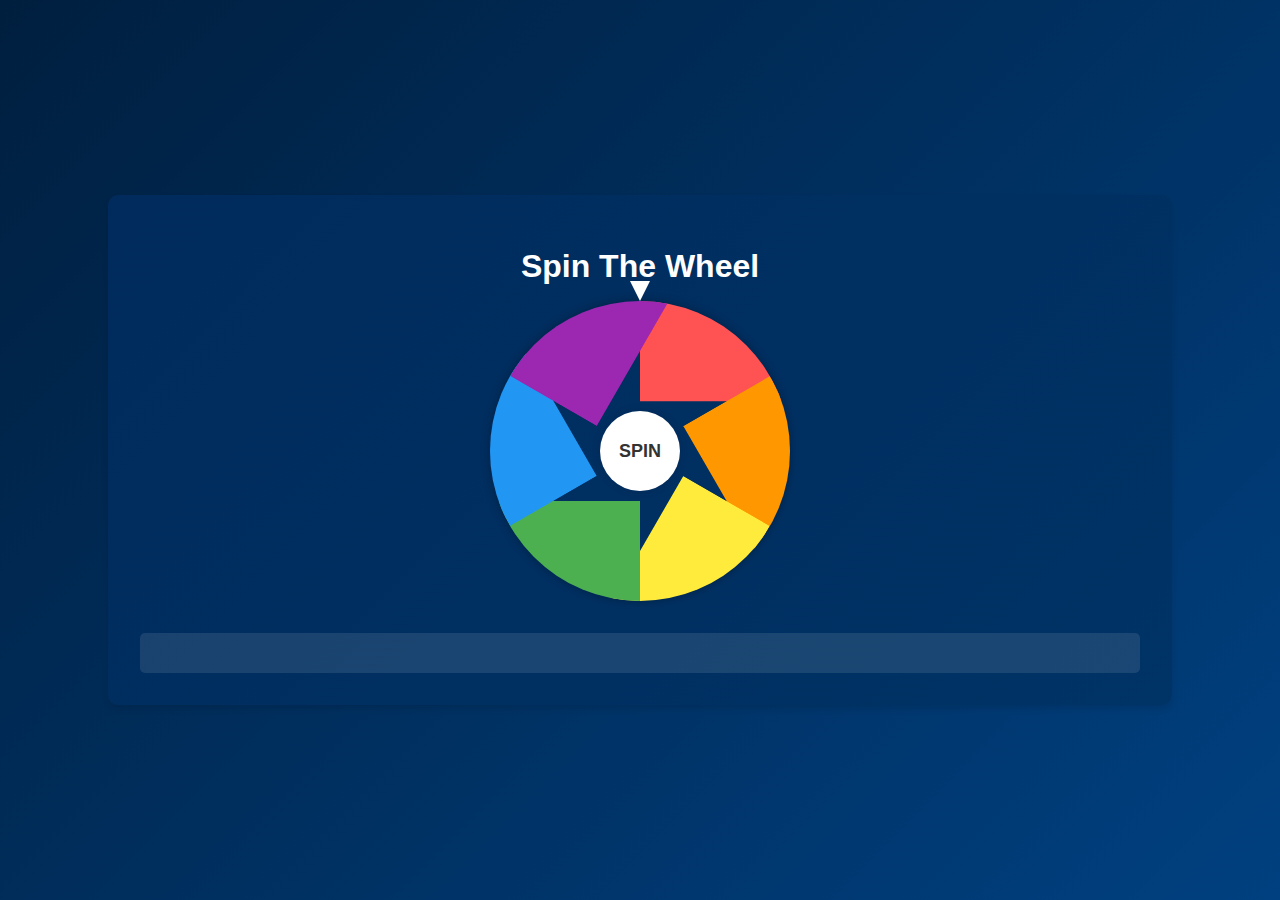
<file: Games/spin-wheel-game.html>
<!DOCTYPE html>
<html lang="en">
<head>
    <meta charset="UTF-8">
    <meta name="viewport" content="width=device-width, initial-scale=1.0">
    <title>Sansthaein Aur Samvidhan - Spin the Wheel</title>
    <style>
        body {
            font-family: 'Arial', sans-serif;
            display: flex;
            justify-content: center;
            align-items: center;
            min-height: 100vh;
            margin: 0;
            background: linear-gradient(135deg, #001f3f 0%, #004080 100%);
            color: #fff;
        }
        .container {
            text-align: center;
            background: linear-gradient(135deg, #002b5c 0%, #003366 100%);
            padding: 2rem;
            border-radius: 10px;
            box-shadow: 0 4px 6px rgba(0, 0, 0, 0.1);
            max-width: 1000px;
            width: 95%;
        }
        h1 {
            color: #fff;
            margin-bottom: 1rem;
        }
        .wheel-container {
            position: relative;
            width: 300px;
            height: 300px;
            margin: 0 auto 2rem;
        }
        .wheel {
            width: 100%;
            height: 100%;
            border-radius: 50%;
            position: relative;
            overflow: hidden;
            transition: transform 5s cubic-bezier(0.25, 0.1, 0.25, 1);
            box-shadow: 0 0 10px rgba(0,0,0,0.3);
        }
        .segment {
            position: absolute;
            width: 100%;
            height: 100%;
            clip-path: polygon(50% 50%, 50% 0%, 100% 0%, 100% 33.33%, 50% 33.33%);
            transform-origin: center;
        }
        .segment:nth-child(1) { transform: rotate(0deg); background-color: #FF5252; }
        .segment:nth-child(2) { transform: rotate(60deg); background-color: #FF9800; }
        .segment:nth-child(3) { transform: rotate(120deg); background-color: #FFEB3B; }
        .segment:nth-child(4) { transform: rotate(180deg); background-color: #4CAF50; }
        .segment:nth-child(5) { transform: rotate(240deg); background-color: #2196F3; }
        .segment:nth-child(6) { transform: rotate(300deg); background-color: #9C27B0; }
        .spin-button {
            position: absolute;
            top: 50%;
            left: 50%;
            transform: translate(-50%, -50%);
            width: 80px;
            height: 80px;
            border-radius: 50%;
            background-color: white;
            border: none;
            font-size: 18px;
            font-weight: bold;
            color: #333;
            cursor: pointer;
            z-index: 10;
            box-shadow: 0 0 10px rgba(0,0,0,0.1);
        }
        .spin-button:hover {
            background-color: #f0f0f0;
        }
        .spin-button:disabled {
            opacity: 0.5;
            cursor: not-allowed;
        }
        .pointer {
            position: absolute;
            top: -20px;
            left: 50%;
            transform: translateX(-50%);
            width: 0;
            height: 0;
            border-left: 10px solid transparent;
            border-right: 10px solid transparent;
            border-top: 20px solid #fff;
            z-index: 20;
        }
        #result {
            margin-top: 20px;
            font-size: 18px;
            background-color: rgba(255, 255, 255, 0.1);
            padding: 20px;
            border-radius: 5px;
        }
        #questionSection {
            display: none;
        }
        #question {
            margin-top: 20px;
            font-weight: bold;
        }
        #answerInput {
            margin-top: 10px;
            padding: 5px;
            width: 200px;
            background-color: rgba(255, 255, 255, 0.1);
            border: 1px solid rgba(255, 255, 255, 0.3);
            color: #fff;
        }
        #submitAnswer {
            margin-top: 10px;
            padding: 5px 10px;
            background-color: #2ecc71;
            color: white;
            border: none;
            border-radius: 3px;
            cursor: pointer;
        }
        #feedback {
            margin-top: 10px;
            font-weight: bold;
        }
        #result h2 {
            font-size: 28px;
            margin-bottom: 15px;
        }

        #result p {
            font-size: 18px;
            line-height: 1.5;
        }

        #question {
            font-size: 25px;
            margin-bottom: 15px;
        }

        #feedback {
            font-size: 22px;
        }



    </style>
</head>
<body>
    <div class="container">
        <h1>Spin The Wheel</h1>
        <div class="wheel-container">
            <div class="wheel">
                <div class="segment"></div>
                <div class="segment"></div>
                <div class="segment"></div>
                <div class="segment"></div>
                <div class="segment"></div>
                <div class="segment"></div>
            </div>
            <div class="pointer"></div>
            <button class="spin-button" id="spinButton">SPIN</button>
        </div>
        <div id="result"></div>
        <div id="questionSection">
            <div id="question"></div>
            <input type="text" id="answerInput" placeholder="Your answer">
            <button id="submitAnswer">Submit Answer</button>
            <div id="feedback"></div>
        </div>
    </div>

    <script>
        const wheel = document.querySelector('.wheel');
        const spinButton = document.getElementById('spinButton');
        const result = document.getElementById('result');
        const questionSection = document.getElementById('questionSection');
        const questionElement = document.getElementById('question');
        const answerInput = document.getElementById('answerInput');
        const submitAnswer = document.getElementById('submitAnswer');
        const feedback = document.getElementById('feedback');

        const segments = [
            { 
                name: "Article 79", 
                content: "The Parliament consists of the President and two Houses: the Council of States (Rajya Sabha) and the House of the People (Lok Sabha).",
                question: "What are the two Houses of the Indian Parliament?",
                answer: "Rajya Sabha and Lok Sabha"
            },
            { 
                name: "Article 124", 
                content: "Establishment and Constitution of Supreme Court: There shall be a Supreme Court of India consisting of a Chief Justice and other judges.",
                question: "Who heads the Supreme Court of India?",
                answer: "Chief Justice"
            },
            { 
                name: "Article 153", 
                content: "The Governor: There shall be a Governor for each State. The Governor is appointed by the President and holds office during the pleasure of the President.",
                question: "Who appoints the Governor of a State?",
                answer: "President"
            },
            { 
                name: "Article 74", 
                content: "Council of Ministers to aid and advise President: There shall be a Council of Ministers with the Prime Minister at the head to aid and advise the President.",
                question: "Who heads the Council of Ministers?",
                answer: "Prime Minister"
            },
            { 
                name: "Article 214", 
                content: "High Courts for States: There shall be a High Court for each State.",
                question: "What is the highest court in a State?",
                answer: "High Court"
            },
            { 
                name: "Article 52", 
                content: "The President of India: There shall be a President of India who is the head of the state and supreme commander of the armed forces.",
                question: "What is the role of the President of India in relation to the armed forces?",
                answer: "Supreme Commander"
            }
        ];

        let canSpin = true;
        let currentSegment = null;
        let currentRotation = 0;

        spinButton.addEventListener('click', () => {
            if (!canSpin) return;
            canSpin = false;
            spinButton.disabled = true;
            questionSection.style.display = 'none';
            result.innerHTML = '';
            feedback.textContent = '';
            const randomDegree = Math.floor(Math.random() * 360) + 1440; // At least 4 full spins
            currentRotation += randomDegree;
            wheel.style.transform = `rotate(${currentRotation}deg)`;
            
            setTimeout(() => {
                const actualDegree = currentRotation % 360;
                const segmentIndex = 5 - Math.floor(actualDegree / 60);
                currentSegment = segments[segmentIndex];
                result.innerHTML = `<h2>${currentSegment.name}</h2><p>${currentSegment.content}</p>`;
                questionElement.textContent = currentSegment.question;
                answerInput.value = '';
                questionSection.style.display = 'block';
                canSpin = true;
                spinButton.disabled = false;
            }, 5000);
        });

        submitAnswer.addEventListener('click', () => {
            if (!currentSegment) return;
            const userAnswer = answerInput.value.trim().toLowerCase();
            const correctAnswer = currentSegment.answer.toLowerCase();
            if (userAnswer === correctAnswer) {
                feedback.textContent = "Correct! Well done!";
                feedback.style.color = "green";
            } else {
                feedback.textContent = `Incorrect. The correct answer is: ${currentSegment.answer}`;
                feedback.style.color = "red";
            }
        });
    </script>
</body>
</html>
</file>
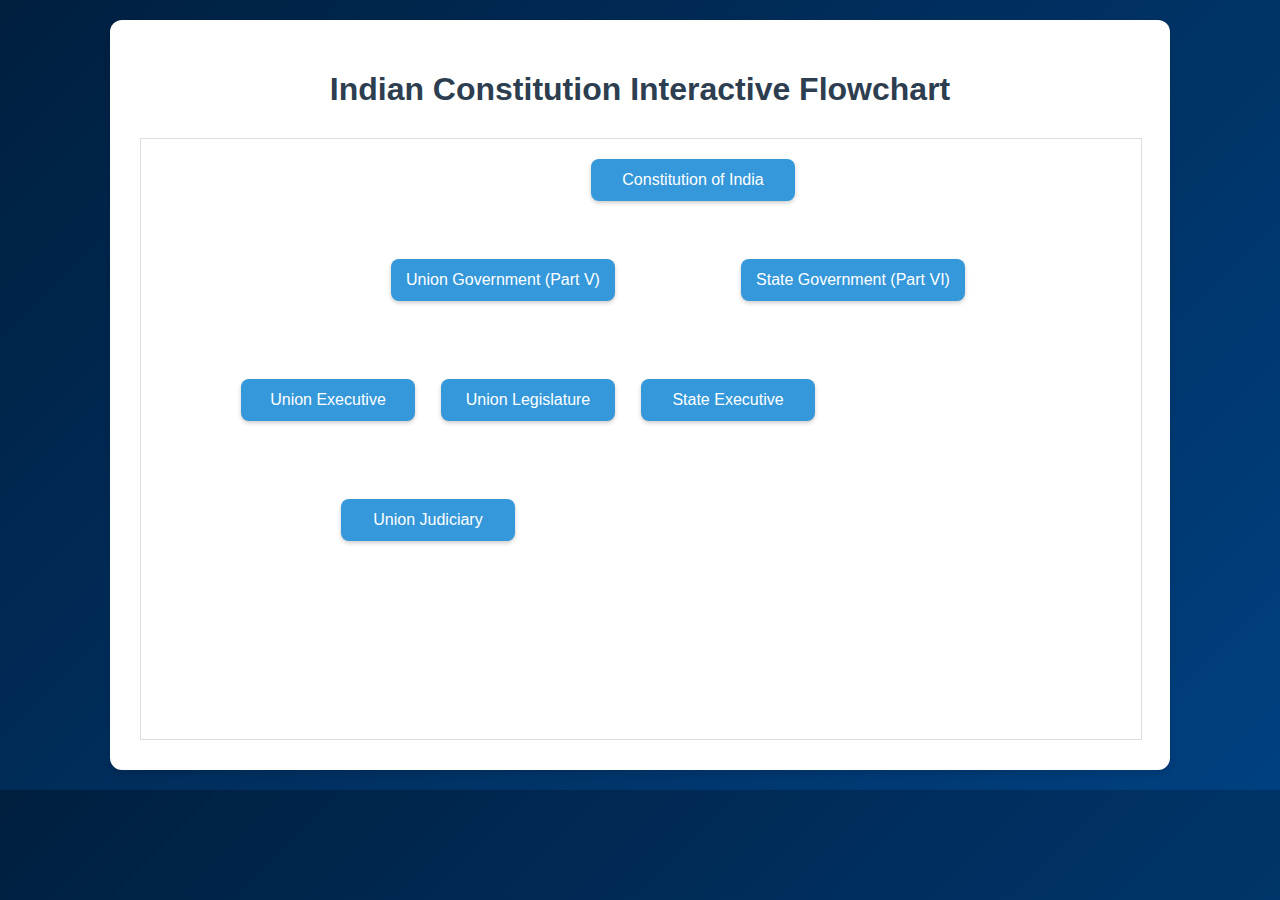
<file: Timeline/constitutional-flowchart-vanilla.html>
<!DOCTYPE html>
<html lang="en">
<head>
    <meta charset="UTF-8">
    <meta name="viewport" content="width=device-width, initial-scale=1.0">
    <title>Indian Constitution Interactive Flowchart</title>
    <style>

        :root {
            --body-color: linear-gradient(135deg, #001f3f 0%, #004080 100%);
            --container-color: linear-gradient(135deg, #002b5c 0%, #003366 100%);
            }

        body {
            font-family: 'Segoe UI', Tahoma, Geneva, Verdana, sans-serif;
            margin: 0;
            padding: 20px;
            background: var(--body-color);
            color: #333;

        }
        .container {
            max-width: 1000px;
            margin: 0 auto;
            background-color: white;
            padding: 30px;
            border-radius: 12px;
            box-shadow: 0 4px 6px rgba(0,0,0,0.1);
        }
        h1 {
            text-align: center;
            color: #2c3e50;
            margin-bottom: 30px;
        }
        #flowchart {
            width: 100%;
            height: 600px;
            border: 1px solid #ddd;
            margin-top: 20px;
            position: relative;
            overflow: hidden;
        }
        .node {
            position: absolute;
            background-color: #3498db;
            color: white;
            padding: 12px;
            border-radius: 8px;
            cursor: pointer;
            transition: all 0.3s;
            box-shadow: 0 2px 4px rgba(0,0,0,0.2);
            text-align: center;
            min-width: 120px;
            opacity: 0;
            transform: scale(0.5);
        }
        .node:hover {
            background-color: #2980b9;
            transform: scale(1.05);
        }
        #info-box {
            margin-top: 30px;
            padding: 20px;
            background-color: #ecf0f1;
            border: 1px solid #bdc3c7;
            border-radius: 8px;
            display: none;
            transition: all 0.3s;
            opacity: 0;
        }
        #info-box h2 {
            margin-top: 0;
            color: #2c3e50;
        }
        #info-box p {
            line-height: 1.6;
        }
        #connections {
            position: absolute;
            top: 0;
            left: 0;
            width: 100%;
            height: 100%;
            pointer-events: none;
        }
        .connection {
            stroke: #95a5a6;
            stroke-width: 2;
            fill: none;
            stroke-dasharray: 10;
            animation: dash 20s linear infinite;
        }
        .arrow {
            fill: #95a5a6;
        }
        @keyframes dash {
            to {
                stroke-dashoffset: 1000;
            }
        }
    </style>
</head>
<body>
    <div class="container">
        <h1>Indian Constitution Interactive Flowchart</h1>
        <div id="flowchart">
            <svg id="connections"></svg>
        </div>
        <div id="info-box"></div>
    </div>

    <script>
        const flowchartData = [
            { id: 'constitution', label: 'Constitution of India', x: 450, y: 20, width: 180 },
            { id: 'union', label: 'Union Government (Part V)', x: 250, y: 120, width: 200 },
            { id: 'state', label: 'State Government (Part VI)', x: 600, y: 120, width: 200 },
            { id: 'executive_union', label: 'Union Executive', x: 100, y: 240, width: 150 },
            { id: 'legislature_union', label: 'Union Legislature', x: 300, y: 240, width: 150 },
            { id: 'judiciary_union', label: 'Union Judiciary', x: 200, y: 360, width: 150 },
            { id: 'executive_state', label: 'State Executive', x: 500, y: 240, width: 150 },
            { id: 'legislature_state', label: 'State Legislature', x: 700, y: 240, width: 150 },
            { id: 'judiciary_state', label: 'State Judiciary', x: 600, y: 360, width: 150 }
        ];

        const nodeInfo = {
            'constitution': {
                title: 'Constitution of India',
                content: 'The Constitution of India is the supreme law of India. It lays down the framework defining fundamental political principles, establishes the structure, procedures, powers and duties of government institutions, and sets out fundamental rights, directive principles, and the duties of citizens.'
            },
            'union': {
                title: 'Union Government (Part V)',
                content: 'Part V of the Constitution deals with the Union Government. It defines the structure, powers, and functions of the central government, including the Parliament, President, and Supreme Court.'
            },
            'state': {
                title: 'State Government (Part VI)',
                content: 'Part VI of the Constitution deals with the State Governments. It outlines the structure, powers, and functions of the state governments, including the State Legislature, Governor, and High Courts.'
            },
            'executive_union': {
                title: 'Union Executive',
                content: 'The Union Executive consists of the President (Article 52-62), Vice-President (Article 63-73), Prime Minister, and Council of Ministers (Article 74-75). The President is the head of state, while the Prime Minister is the head of government.'
            },
            'legislature_union': {
                title: 'Union Legislature',
                content: 'The Union Legislature, known as Parliament, consists of the President and two Houses: the Rajya Sabha (Council of States) and the Lok Sabha (House of the People). It is responsible for making laws for the entire country (Article 79-122).'
            },
            'judiciary_union': {
                title: 'Union Judiciary',
                content: 'The Union Judiciary is headed by the Supreme Court of India (Article 124-147). It is the highest court of the country and serves as the final interpreter of the Constitution.'
            },
            'executive_state': {
                title: 'State Executive',
                content: 'The State Executive consists of the Governor (Article 153-162), Chief Minister, and Council of Ministers (Article 163-164). The Governor is the constitutional head of the state, while the Chief Minister is the real executive authority.'
            },
            'legislature_state': {
                title: 'State Legislature',
                content: 'The State Legislature can be unicameral or bicameral. It consists of the Governor and the Legislative Assembly (Vidhan Sabha) in all states. Some states also have a Legislative Council (Vidhan Parishad) (Article 168-212).'
            },
            'judiciary_state': {
                title: 'State Judiciary',
                content: 'The State Judiciary is headed by the High Court (Article 214-231). Each state has a High Court, which is the highest court of the state. Below the High Court are subordinate courts.'
            }
        };

        function createFlowchart() {
            const flowchart = document.getElementById('flowchart');
            flowchartData.forEach((node, index) => {
                const nodeElement = document.createElement('div');
                nodeElement.className = 'node';
                nodeElement.textContent = node.label;
                nodeElement.style.left = `${node.x}px`;
                nodeElement.style.top = `${node.y}px`;
                nodeElement.style.width = `${node.width}px`;
                nodeElement.onclick = () => showInfo(node.id);
                flowchart.appendChild(nodeElement);
                
                setTimeout(() => {
                    nodeElement.style.opacity = '1';
                    nodeElement.style.transform = 'scale(1)';
                }, index * 100);
            });
            setTimeout(createConnections, flowchartData.length * 100);
        }

        function createConnections() {
            const connections = [
                { from: 'constitution', to: 'union' },
                { from: 'constitution', to: 'state' },
                { from: 'union', to: 'executive_union' },
                { from: 'union', to: 'legislature_union' },
                { from: 'union', to: 'judiciary_union' },
                { from: 'state', to: 'executive_state' },
                { from: 'state', to: 'legislature_state' },
                { from: 'state', to: 'judiciary_state' }
            ];

            const svg = document.getElementById('connections');
            connections.forEach((conn, index) => {
                const fromNode = flowchartData.find(node => node.id === conn.from);
                const toNode = flowchartData.find(node => node.id === conn.to);
                setTimeout(() => drawCurvedLine(svg, fromNode, toNode), index * 200);
            });
        }

        function drawCurvedLine(svg, from, to) {
            const x1 = from.x + from.width / 2;
            const y1 = from.y + 30;
            const x2 = to.x + to.width / 2;
            const y2 = to.y;

            const midX = (x1 + x2) / 2;
            const midY = (y1 + y2) / 2;
            const curvature = 0.3;
            const controlX = midX;
            const controlY = midY - Math.abs(x2 - x1) * curvature;

            const path = document.createElementNS('http://www.w3.org/2000/svg', 'path');
            path.setAttribute('d', `M${x1},${y1} Q${controlX},${controlY} ${x2},${y2}`);
            path.setAttribute('class', 'connection');
            svg.appendChild(path);

            const arrowSize = 6;
            const angle = Math.atan2(y2 - controlY, x2 - controlX);
            const arrowX1 = x2 - arrowSize * Math.cos(angle - Math.PI / 6);
            const arrowY1 = y2 - arrowSize * Math.sin(angle - Math.PI / 6);
            const arrowX2 = x2 - arrowSize * Math.cos(angle + Math.PI / 6);
            const arrowY2 = y2 - arrowSize * Math.sin(angle + Math.PI / 6);

            const arrow = document.createElementNS('http://www.w3.org/2000/svg', 'polygon');
            arrow.setAttribute('points', `${x2},${y2} ${arrowX1},${arrowY1} ${arrowX2},${arrowY2}`);
            arrow.setAttribute('class', 'arrow');
            svg.appendChild(arrow);
        }

        function showInfo(nodeId) {
            const infoBox = document.getElementById('info-box');
            const info = nodeInfo[nodeId];
            if (info) {
                infoBox.innerHTML = `<h2>${info.title}</h2><p>${info.content}</p>`;
                infoBox.style.display = 'block';
                infoBox.style.opacity = '0';
                
                setTimeout(() => {
                    infoBox.style.opacity = '1';
                }, 50);
            } else {
                infoBox.style.opacity = '0';
                setTimeout(() => {
                    infoBox.style.display = 'none';
                }, 300);
            }
        }

        createFlowchart();
    </script>
</body>
</html>
</file>
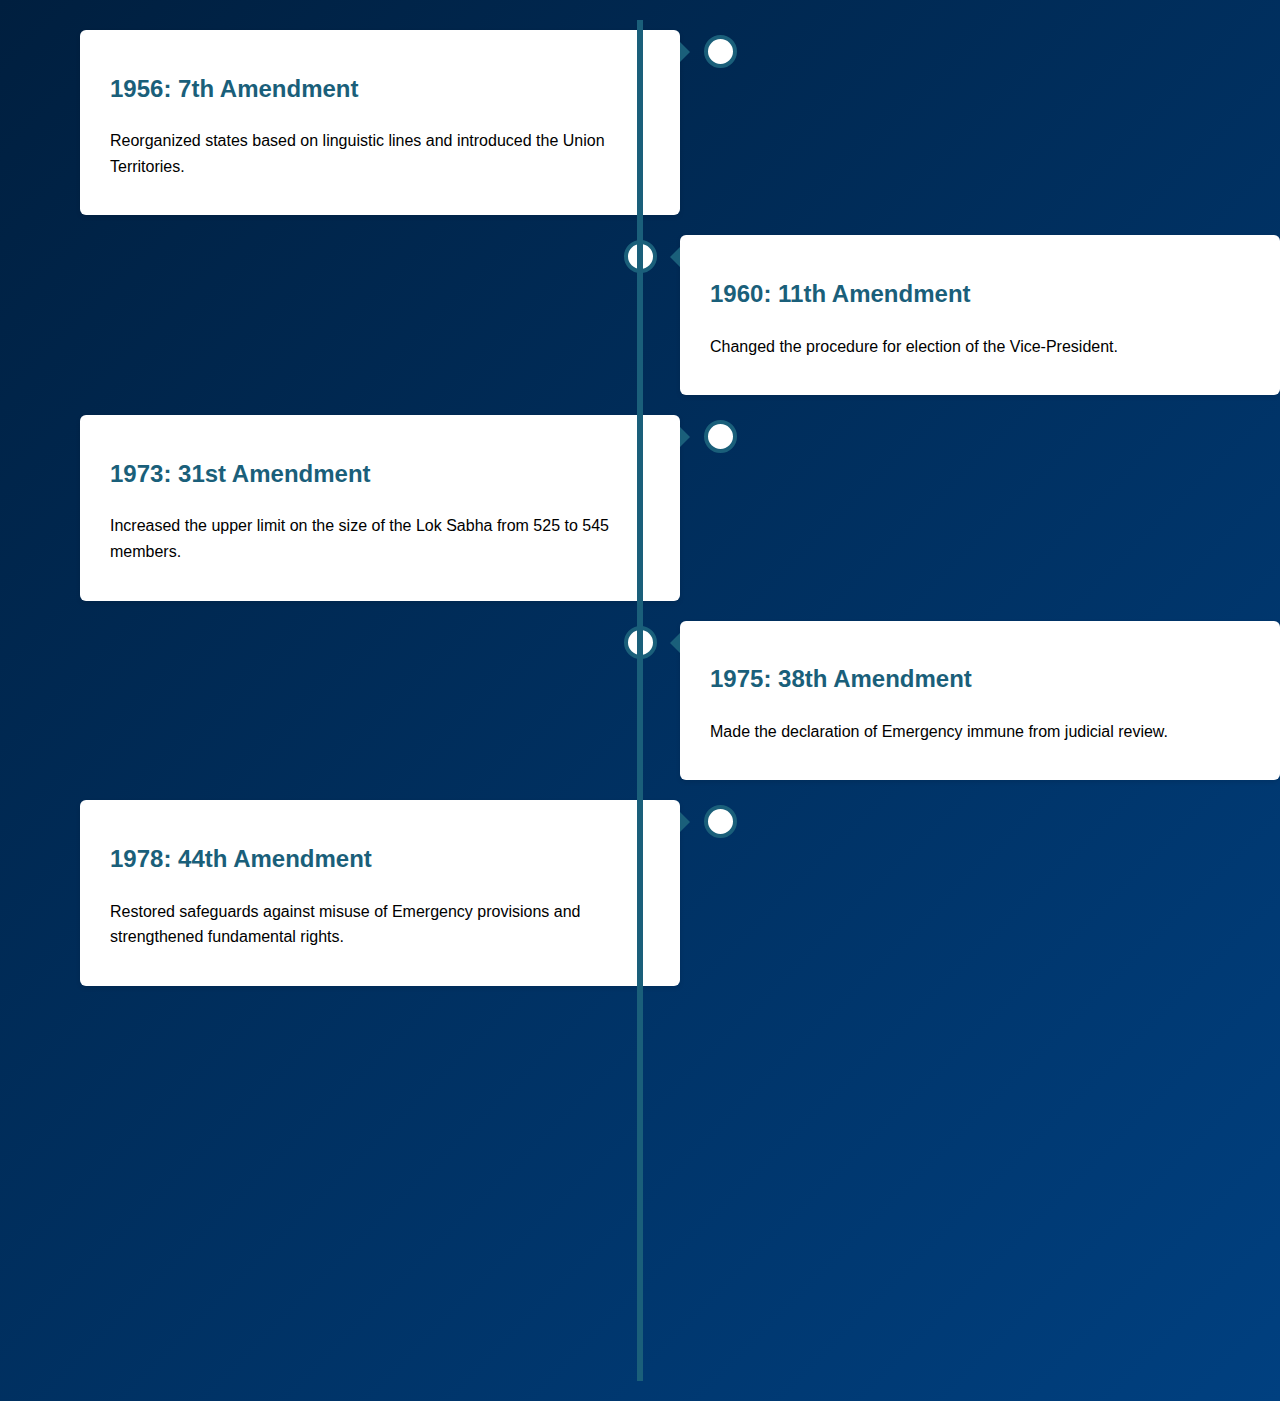
<file: Timeline/constitutional-timeline.html>
<!DOCTYPE html>
<html lang="en">
<head>
    <meta charset="UTF-8">
    <meta name="viewport" content="width=device-width, initial-scale=1.0">
    <title>Interactive Constitutional Amendments Timeline - Parts V and VI</title>
    <style>

        :root {
             --body-color: linear-gradient(135deg, #001f3f 0%, #004080 100%);
            --container-color: linear-gradient(135deg, #002b5c 0%, #003366 100%);
            }

        body {
            font-family: Arial, sans-serif;
            line-height: 1.6;
            margin: 0;
            padding: 20px;
            background: var(--body-color);
        }
        .timeline {
            position: relative;
            max-width: 1200px;
            margin: 0 auto;
        }
        .timeline::after {
            content: '';
            position: absolute;
            width: 6px;
            background-color: #1a5f7a;
            top: 0;
            bottom: 0;
            left: 50%;
            margin-left: -3px;
        }
        .container {
            padding: 10px 40px;
            position: relative;
            background-color: inherit;
            width: 50%;
            opacity: 0;
            transition: all 0.5s ease-in-out;
        }
        .container::after {
            content: '';
            position: absolute;
            width: 25px;
            height: 25px;
            right: -17px;
            background-color: white;
            border: 4px solid #1a5f7a;
            top: 15px;
            border-radius: 50%;
            z-index: 1;
            transition: all 0.3s ease-in-out;
        }
        .container:hover::after {
            background-color: #1a5f7a;
            transform: scale(1.2);
        }
        .left {
            left: 0;
            transform: translateX(-50px);
        }
        .right {
            left: 50%;
            transform: translateX(50px);
        }
        .left::before {
            content: " ";
            height: 0;
            position: absolute;
            top: 22px;
            width: 0;
            z-index: 1;
            right: 30px;
            border: medium solid #1a5f7a;
            border-width: 10px 0 10px 10px;
            border-color: transparent transparent transparent #1a5f7a;
        }
        .right::before {
            content: " ";
            height: 0;
            position: absolute;
            top: 22px;
            width: 0;
            z-index: 1;
            left: 30px;
            border: medium solid #1a5f7a;
            border-width: 10px 10px 10px 0;
            border-color: transparent #1a5f7a transparent transparent;
        }
        .right::after {
            left: -16px;
        }
        .content {
            padding: 20px 30px;
            background-color: white;
            position: relative;
            border-radius: 6px;
            box-shadow: 0 2px 5px rgba(0,0,0,0.1);
            cursor: pointer;
            transition: all 0.3s ease-in-out;
        }
        .content:hover {
            transform: scale(1.05);
            box-shadow: 0 5px 15px rgba(0,0,0,0.2);
        }
        h2 {
            color: #1a5f7a;
        }
        .impact {
            display: none;
            margin-top: 10px;
            padding: 10px;
            background-color: #e6f3f7;
            border-radius: 5px;
        }
        @media screen and (max-width: 600px) {
            .timeline::after {
                left: 31px;
            }
            .container {
                width: 100%;
                padding-left: 70px;
                padding-right: 25px;
            }
            .container::before {
                left: 60px;
                border: medium solid #1a5f7a;
                border-width: 10px 10px 10px 0;
                border-color: transparent #1a5f7a transparent transparent;
            }
            .left::after, .right::after {
                left: 15px;
            }
            .right {
                left: 0%;
            }
        }
    </style>
</head>
<body>
    <div class="timeline" id="timeline">
        <!-- Timeline items will be inserted here by JavaScript -->
    </div>

    <script>
        const amendments = [
            {
                year: 1956,
                title: "7th Amendment",
                description: "Reorganized states based on linguistic lines and introduced the Union Territories.",
                impact: "Reshaped the political map of India and changed the structure of state governance."
            },
            {
                year: 1960,
                title: "11th Amendment",
                description: "Changed the procedure for election of the Vice-President.",
                impact: "Streamlined the Vice-Presidential election process."
            },
            {
                year: 1973,
                title: "31st Amendment",
                description: "Increased the upper limit on the size of the Lok Sabha from 525 to 545 members.",
                impact: "Ensured better representation in the lower house of Parliament."
            },
            {
                year: 1975,
                title: "38th Amendment",
                description: "Made the declaration of Emergency immune from judicial review.",
                impact: "Strengthened the Executive's emergency powers, later repealed by 44th Amendment."
            },
            {
                year: 1978,
                title: "44th Amendment",
                description: "Restored safeguards against misuse of Emergency provisions and strengthened fundamental rights.",
                impact: "Reformed emergency provisions and judicial review, strengthening democratic safeguards."
            },
            {
                year: 1992,
                title: "73rd and 74th Amendments",
                description: "Gave constitutional status to Panchayati Raj Institutions and Municipalities.",
                impact: "Strengthened local self-governance and decentralized power."
            },
            {
                year: 2003,
                title: "91st Amendment",
                description: "Limited the size of Council of Ministers to 15% of the strength of the lower house.",
                impact: "Aimed at preventing large, unwieldy cabinets and reducing administrative costs."
            }
        ];

        function createTimelineItem(amendment, index) {
            const container = document.createElement('div');
            container.className = `container ${index % 2 === 0 ? 'left' : 'right'}`;
            
            const content = document.createElement('div');
            content.className = 'content';
            
            content.innerHTML = `
                <h2>${amendment.year}: ${amendment.title}</h2>
                <p>${amendment.description}</p>
                <div class="impact"><strong>Impact:</strong> ${amendment.impact}</div>
            `;
            
            container.appendChild(content);
            return container;
        }

        function populateTimeline() {
            const timeline = document.getElementById('timeline');
            amendments.forEach((amendment, index) => {
                const item = createTimelineItem(amendment, index);
                timeline.appendChild(item);
            });
        }

        function addInteractivity() {
            const containers = document.querySelectorAll('.container');
            containers.forEach(container => {
                const content = container.querySelector('.content');
                const impact = container.querySelector('.impact');
                content.addEventListener('click', () => {
                    impact.style.display = impact.style.display === 'block' ? 'none' : 'block';
                });
            });
        }

        function animateTimeline() {
            const containers = document.querySelectorAll('.container');
            const observer = new IntersectionObserver((entries) => {
                entries.forEach(entry => {
                    if (entry.isIntersecting) {
                        entry.target.style.opacity = 1;
                        entry.target.style.transform = 'translateX(0)';
                    }
                });
            }, { threshold: 0.1 });

            containers.forEach(container => {
                observer.observe(container);
            });
        }

        window.onload = () => {
            populateTimeline();
            addInteractivity();
            animateTimeline();
        };
    </script>
</body>
</html>
</file>
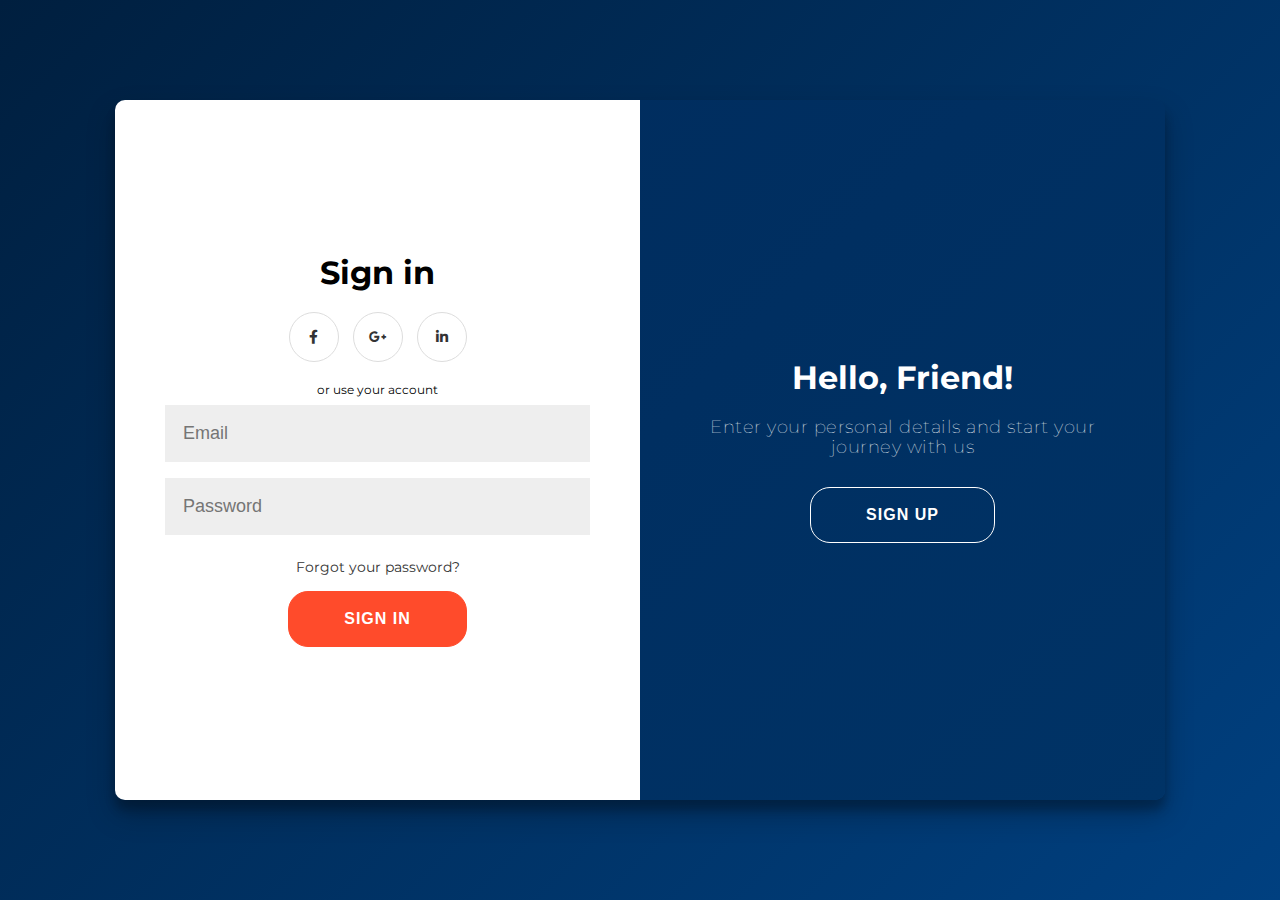
<file: login_signup-sparks/login_signup/login.html>
<!DOCTYPE html>
<html lang="en">
<head>
    <meta charset="UTF-8">
    <meta name="viewport" content="width=device-width, initial-scale=1.0">
    <meta http-equiv="X-UA-Compatible" content="ie=edge">
    <title>Login Form</title>
    <!-- Link to your CSS file -->
    <link rel="stylesheet" href="login.css">
    <!-- Font Awesome for social icons -->
    <link rel="stylesheet" href="https://cdnjs.cloudflare.com/ajax/libs/font-awesome/5.15.4/css/all.min.css">
</head>
<body>
    <div class="container" id="container">
        <div class="form-container sign-up-container">
            <form id="signupForm">
                <h1>Create Account</h1>
                <div class="social-container">
                    <a href="#" class="social"><i class="fab fa-facebook-f"></i></a>
                    <a href="#" class="social"><i class="fab fa-google-plus-g"></i></a>
                    <a href="#" class="social"><i class="fab fa-linkedin-in"></i></a>
                </div>
                <span>or use your email for registration</span>
                <input type="text" id="signupName" placeholder="Name" required/>
                <input type="email" id="signupEmail" placeholder="Email" required/>
                <input type="password" id="signupPassword" placeholder="Password" required/>
                <button type="submit">Sign Up</button>
            </form>
        </div>
        <div class="form-container sign-in-container">
            <form id="loginForm">
                <h1>Sign in</h1>
                <div class="social-container">
                    <a href="#" class="social"><i class="fab fa-facebook-f"></i></a>
                    <a href="#" class="social"><i class="fab fa-google-plus-g"></i></a>
                    <a href="#" class="social"><i class="fab fa-linkedin-in"></i></a>
                </div>
                <span>or use your account</span>
                <input type="email" id="loginEmail" placeholder="Email" required/>
                <input type="password" id="loginPassword" placeholder="Password" required/>
                <a href="#">Forgot your password?</a>
                <button type="submit">Sign In</button>
            </form>
        </div>
        <div class="overlay-container">
            <div class="overlay">
                <div class="overlay-panel overlay-left">
                    <h1>Welcome Back!</h1>
                    <p style="font-size: 18px;">To keep connected with us please Sign in if you have an account</p>
                    <button class="ghost" id="signIn">Sign In</button>
                </div>
                <div class="overlay-panel overlay-right">
                    <h1>Hello, Friend!</h1>
                    <p style="font-size: 18px;">Enter your personal details and start your journey with us</p>
                    <button class="ghost" id="signUp">Sign Up</button>
                </div>
            </div>
        </div>
    </div>

    <!-- Link to your JavaScript file -->
    <script src="login.js"></script>
</body>
</html>
</body>
</html>
</file>
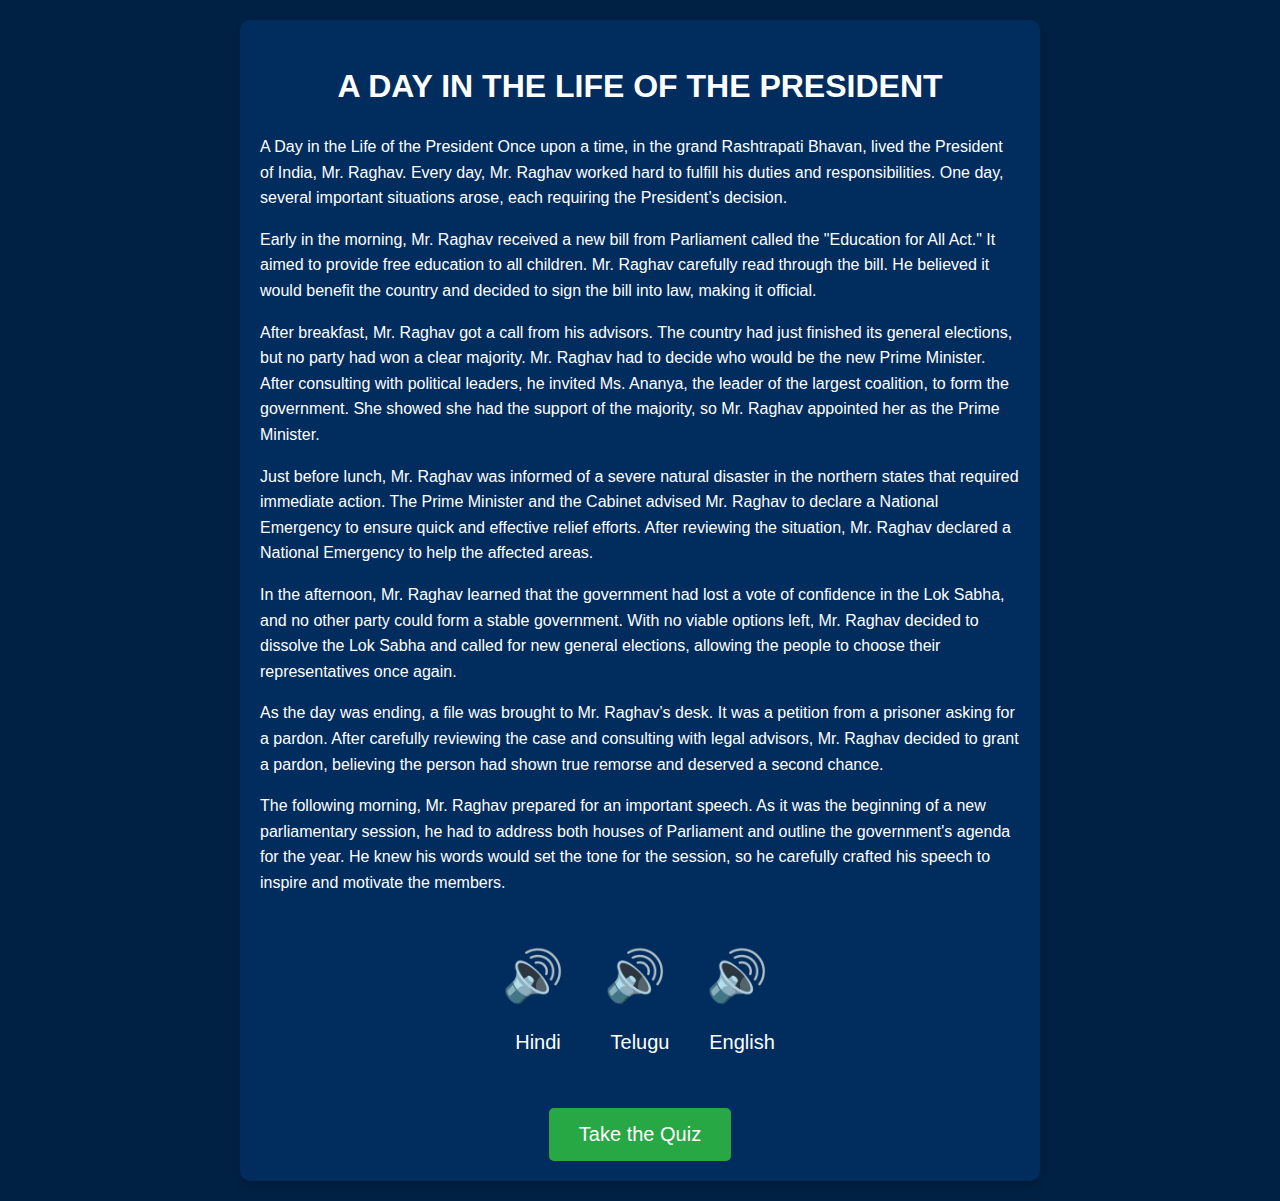
<file: Stories/story-telling-final/story telling/A_DAY_IN_LIFE_OF_PRESIDENT.html>
<!DOCTYPE html>
<html lang="en">
<head>
    <meta charset="UTF-8">
    <meta name="viewport" content="width=device-width, initial-scale=1.0">
    <title>Ravi's Initiative & Audio Playback</title>
    <style>
        body {
            font-family: Arial, sans-serif;
            line-height: 1.6;
            background-color: #002144;
            color: white;
            padding: 20px;
            max-width: 800px;
            margin: 0 auto;
            position: relative;
        }
        .content-wrapper {
            background-color: #002C5E;
            padding: 20px;
            box-shadow: 0 4px 8px rgba(0, 0, 0, 0.2);
            border-radius: 10px;
            margin: 0 auto;
        }
        h1 {
            text-align: center;
            color: #fff;
        }
        .audio-icon {
            font-size: 50px;
            cursor: pointer;
            color: #007bff;
            margin-right: 10px;
        }
        .audio-label {
            font-size: 20px;
            margin-top: 10px;
        }
        .audio-section {
            display: flex;
            justify-content: center;
            align-items: center;
            margin-top: 40px;
            gap: 30px;
        }
        .audio-item {
            display: flex;
            flex-direction: column;
            align-items: center;
        }
        .quiz-section {
            text-align: center;
            margin-top: 50px;
        }
        .quiz-button {
            background-color: #28a745;
            color: white;
            padding: 15px 30px;
            font-size: 20px;
            border: none;
            border-radius: 5px;
            cursor: pointer;
            transition: background-color 0.3s ease;
        }
        .quiz-button:hover {
            background-color: #218838;
        }
        .language-switcher {
            position: absolute;
            top: 10px;
            left: 10px;
            z-index: 1000;
        }
    </style>
    <script type="text/javascript">
        function googleTranslateElementInit() {
            new google.translate.TranslateElement({
                pageLanguage: 'en',
                autoDisplay: false
            }, 'google_translate_element');
        }
    </script>
    <script type="text/javascript" src="https://translate.google.com/translate_a/element.js?cb=googleTranslateElementInit"></script>
</head>
<body>
    <!-- Google Translate Widget -->
    <div class="language-switcher">
        <div id="google_translate_element"></div>
    </div>

    <div class="content-wrapper">
        <h1>A DAY IN THE LIFE OF THE PRESIDENT</h1>

        <p>A Day in the Life of the President
Once upon a time, in the grand Rashtrapati Bhavan, lived the President of India, Mr. Raghav. Every day, Mr. Raghav worked hard to fulfill his duties and responsibilities. One day, several important situations arose, each requiring the President’s decision.
</p>

        <p>Early in the morning, Mr. Raghav received a new bill from Parliament called the "Education for All Act." It aimed to provide free education to all children. Mr. Raghav carefully read through the bill. He believed it would benefit the country and decided to sign the bill into law, making it official.
</p>

        <p>After breakfast, Mr. Raghav got a call from his advisors. The country had just finished its general elections, but no party had won a clear majority. Mr. Raghav had to decide who would be the new Prime Minister. After consulting with political leaders, he invited Ms. Ananya, the leader of the largest coalition, to form the government. She showed she had the support of the majority, so Mr. Raghav appointed her as the Prime Minister.
</p>

        <p>Just before lunch, Mr. Raghav was informed of a severe natural disaster in the northern states that required immediate action. The Prime Minister and the Cabinet advised Mr. Raghav to declare a National Emergency to ensure quick and effective relief efforts. After reviewing the situation, Mr. Raghav declared a National Emergency to help the affected areas.
</p>

        <p>In the afternoon, Mr. Raghav learned that the government had lost a vote of confidence in the Lok Sabha, and no other party could form a stable government. With no viable options left, Mr. Raghav decided to dissolve the Lok Sabha and called for new general elections, allowing the people to choose their representatives once again.
</p>

        <p>As the day was ending, a file was brought to Mr. Raghav’s desk. It was a petition from a prisoner asking for a pardon. After carefully reviewing the case and consulting with legal advisors, Mr. Raghav decided to grant a pardon, believing the person had shown true remorse and deserved a second chance.
</p>

	<pBefore going to bed, Mr. Raghav was informed about an invitation from a neighboring country for a state visit. As the head of state, it was his duty to represent India abroad and strengthen diplomatic ties. Mr. Raghav accepted the invitation, knowing it was important for maintaining good relations.
></p>
	<p>The following morning, Mr. Raghav prepared for an important speech. As it was the beginning of a new parliamentary session, he had to address both houses of Parliament and outline the government's agenda for the year. He knew his words would set the tone for the session, so he carefully crafted his speech to inspire and motivate the members.</p>

        <!-- Audio Section -->
        <div class="audio-section">
            <div class="audio-item">
                <span class="audio-icon" onclick="playAudio('hindi')">🔊</span>
                <span class="audio-label">Hindi</span>
            </div>
            <div class="audio-item">
                <span class="audio-icon" onclick="playAudio('telugu')">🔊</span>
                <span class="audio-label">Telugu</span>
            </div>
            <div class="audio-item">
                <span class="audio-icon" onclick="playAudio('english')">🔊</span>
                <span class="audio-label">English</span>
            </div>
        </div>

        <!-- Quiz Section -->
        <div class="quiz-section">
            <button class="quiz-button" onclick="window.location.href='PRESIDENT.html'">Take the Quiz</button>
        </div>
    </div>

    <!-- Audio Files -->
    <audio id="hindi" src="ROLES OF PRESIDENT(HINDI).mp3"></audio>
    <audio id="telugu" src="ROLES OF PRESIDENT(TELUGU).mp3"></audio>
    <audio id="english" src="ROLES OF PRESIDENT(ENGLISH).mp3"></audio>

    <script>
        function playAudio(language) {
            var audio = document.getElementById(language);
            if (audio.paused) {
                audio.play();
            } else {
                audio.pause();
            }
        }
    </script>
</body>
</html>
</file>
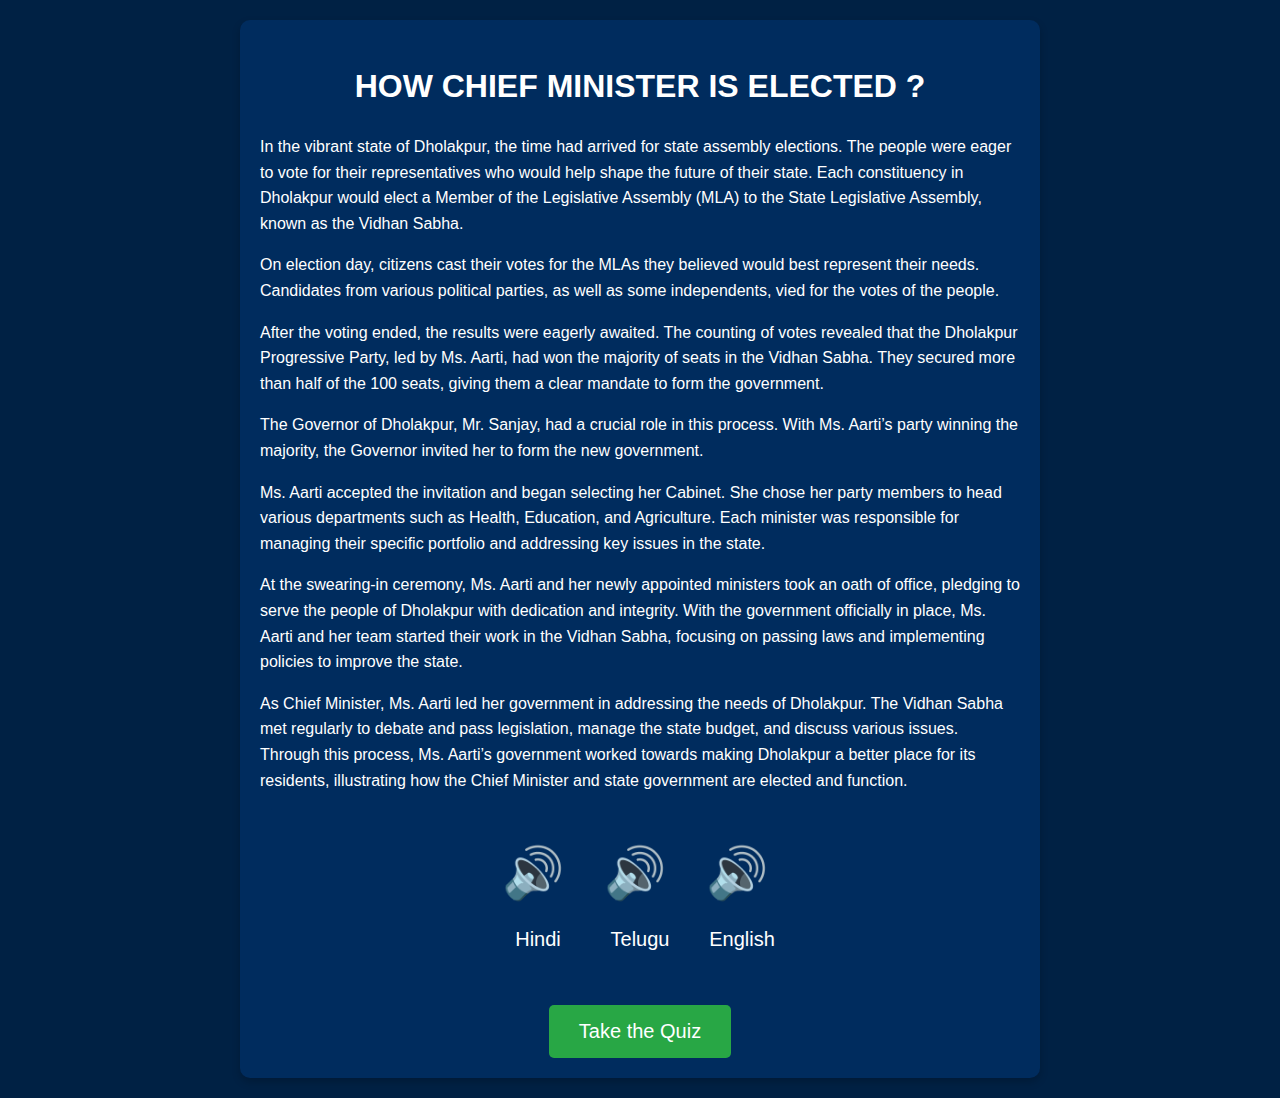
<file: Stories/story-telling-final/story telling/HOW _CHIEF_MINISTER_IS_ELECTED.html>
<!DOCTYPE html>
<html lang="en">
<head>
    <meta charset="UTF-8">
    <meta name="viewport" content="width=device-width, initial-scale=1.0">
    <title>Ravi's Initiative & Audio Playback</title>
    <style>
        body {
            font-family: Arial, sans-serif;
            line-height: 1.6;
            background-color: #002144;
            color: white;
            padding: 20px;
            max-width: 800px;
            margin: 0 auto;
            position: relative;
        }
        .content-wrapper {
            background-color: #002C5E;
            padding: 20px;
            box-shadow: 0 4px 8px rgba(0, 0, 0, 0.2);
            border-radius: 10px;
            margin: 0 auto;
        }
        h1 {
            text-align: center;
            color: #fff;
        }
        .audio-icon {
            font-size: 50px;
            cursor: pointer;
            color: #007bff;
            margin-right: 10px;
        }
        .audio-label {
            font-size: 20px;
            margin-top: 10px;
        }
        .audio-section {
            display: flex;
            justify-content: center;
            align-items: center;
            margin-top: 40px;
            gap: 30px;
        }
        .audio-item {
            display: flex;
            flex-direction: column;
            align-items: center;
        }
        .quiz-section {
            text-align: center;
            margin-top: 50px;
        }
        .quiz-button {
            background-color: #28a745;
            color: white;
            padding: 15px 30px;
            font-size: 20px;
            border: none;
            border-radius: 5px;
            cursor: pointer;
            transition: background-color 0.3s ease;
        }
        .quiz-button:hover {
            background-color: #218838;
        }
        .language-switcher {
            position: absolute;
            top: 10px;
            left: 10px;
            z-index: 1000;
        }
    </style>
    <script type="text/javascript">
        function googleTranslateElementInit() {
            new google.translate.TranslateElement({
                pageLanguage: 'en',
                autoDisplay: false
            }, 'google_translate_element');
        }
    </script>
    <script type="text/javascript" src="https://translate.google.com/translate_a/element.js?cb=googleTranslateElementInit"></script>
</head>
<body>
    <!-- Google Translate Widget -->
    <div class="language-switcher">
        <div id="google_translate_element"></div>
    </div>

    <div class="content-wrapper">
        <h1>HOW CHIEF MINISTER IS ELECTED ?</h1>
        <p>In the vibrant state of Dholakpur, the time had arrived for state assembly elections. The people were eager to vote for their representatives who would help shape the future of their state. Each constituency in Dholakpur would elect a Member of the Legislative Assembly (MLA) to the State Legislative Assembly, known as the Vidhan Sabha.
</p>
        <p>On election day, citizens cast their votes for the MLAs they believed would best represent their needs. Candidates from various political parties, as well as some independents, vied for the votes of the people.
</p>
        <p>After the voting ended, the results were eagerly awaited. The counting of votes revealed that the Dholakpur Progressive Party, led by Ms. Aarti, had won the majority of seats in the Vidhan Sabha. They secured more than half of the 100 seats, giving them a clear mandate to form the government.
</p>
        <p>The Governor of Dholakpur, Mr. Sanjay, had a crucial role in this process. With Ms. Aarti’s party winning the majority, the Governor invited her to form the new government.
</p>
        <p>Ms. Aarti accepted the invitation and began selecting her Cabinet. She chose her party members to head various departments such as Health, Education, and Agriculture. Each minister was responsible for managing their specific portfolio and addressing key issues in the state.
</p>
        <p>At the swearing-in ceremony, Ms. Aarti and her newly appointed ministers took an oath of office, pledging to serve the people of Dholakpur with dedication and integrity. With the government officially in place, Ms. Aarti and her team started their work in the Vidhan Sabha, focusing on passing laws and implementing policies to improve the state.
</p>
<p>As Chief Minister, Ms. Aarti led her government in addressing the needs of Dholakpur. The Vidhan Sabha met regularly to debate and pass legislation, manage the state budget, and discuss various issues. Through this process, Ms. Aarti’s government worked towards making Dholakpur a better place for its residents, illustrating how the Chief Minister and state government are elected and function.</p>

        <!-- Audio Section -->
        <div class="audio-section">
            <div class="audio-item">
                <span class="audio-icon" onclick="playAudio('hindi')">🔊</span>
                <span class="audio-label">Hindi</span>
            </div>
            <div class="audio-item">
                <span class="audio-icon" onclick="playAudio('telugu')">🔊</span>
                <span class="audio-label">Telugu</span>
            </div>
            <div class="audio-item">
                <span class="audio-icon" onclick="playAudio('english')">🔊</span>
                <span class="audio-label">English</span>
            </div>
        </div>

        <!-- Quiz Section -->
        <div class="quiz-section">
            <button class="quiz-button" onclick="window.location.href='chief-minister-trivia-game.html'">Take the Quiz</button>
        </div>
    </div>

    <!-- Audio Files -->
    <audio id="hindi" src="CHIEFMINISTER AND GOVERNOR(HINDI).mp3"></audio>
    <audio id="telugu" src="CHIEFMINISTER AND GOVERNOR(TELUGU).mp3"></audio>
    <audio id="english" src="CHIEFMINISTER AND GOVERNOR(ENGLISH).mp3"></audio>

    <script>
        function playAudio(language) {
            var audio = document.getElementById(language);
            if (audio.paused) {
                audio.play();
            } else {
                audio.pause();
            }
        }
    </script>
</body>
</html>
</file>
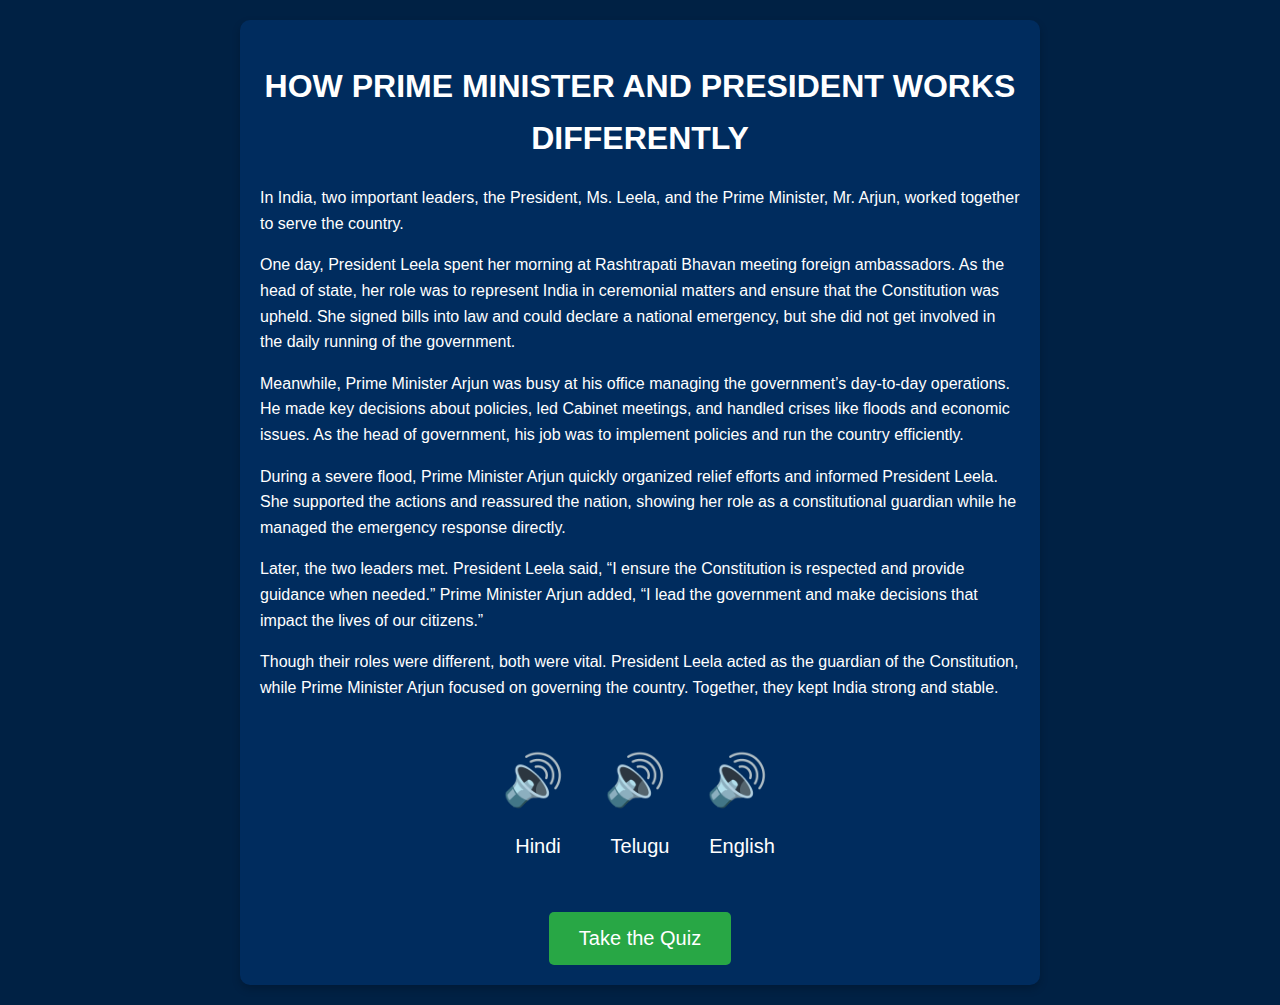
<file: Stories/story-telling-final/story telling/HOW PRIME MINISTER AND PRESIDENT WORKS DIFFERENTLY.html>
<!DOCTYPE html>
<html lang="en">
<head>
    <meta charset="UTF-8">
    <meta name="viewport" content="width=device-width, initial-scale=1.0">
    <title>Ravi's Initiative & Audio Playback</title>
    <style>
        body {
            font-family: Arial, sans-serif;
            line-height: 1.6;
            background-color: #002144;
            color: white;
            padding: 20px;
            max-width: 800px;
            margin: 0 auto;
            position: relative;
        }
        .content-wrapper {
            background-color: #002C5E;
            padding: 20px;
            box-shadow: 0 4px 8px rgba(0, 0, 0, 0.2);
            border-radius: 10px;
            margin: 0 auto;
        }
        h1 {
            text-align: center;
            color: #fff;
        }
        .audio-icon {
            font-size: 50px;
            cursor: pointer;
            color: #007bff;
            margin-right: 10px;
        }
        .audio-label {
            font-size: 20px;
            margin-top: 10px;
        }
        .audio-section {
            display: flex;
            justify-content: center;
            align-items: center;
            margin-top: 40px;
            gap: 30px;
        }
        .audio-item {
            display: flex;
            flex-direction: column;
            align-items: center;
        }
        .quiz-section {
            text-align: center;
            margin-top: 50px;
        }
        .quiz-button {
            background-color: #28a745;
            color: white;
            padding: 15px 30px;
            font-size: 20px;
            border: none;
            border-radius: 5px;
            cursor: pointer;
            transition: background-color 0.3s ease;
        }
        .quiz-button:hover {
            background-color: #218838;
        }
        .language-switcher {
            position: absolute;
            top: 10px;
            left: 10px;
            z-index: 1000;
        }
    </style>
    <script type="text/javascript">
        function googleTranslateElementInit() {
            new google.translate.TranslateElement({
                pageLanguage: 'en',
                autoDisplay: false
            }, 'google_translate_element');
        }
    </script>
    <script type="text/javascript" src="https://translate.google.com/translate_a/element.js?cb=googleTranslateElementInit"></script>
</head>
<body>
    <!-- Google Translate Widget -->
    <div class="language-switcher">
        <div id="google_translate_element"></div>
    </div>

    <div class="content-wrapper">
        <h1>HOW PRIME MINISTER AND PRESIDENT WORKS DIFFERENTLY</h1>

        <p>In India, two important leaders, the President, Ms. Leela, and the Prime Minister, Mr. Arjun, worked together to serve the country.
</p>

        <p>One day, President Leela spent her morning at Rashtrapati Bhavan meeting foreign ambassadors. As the head of state, her role was to represent India in ceremonial matters and ensure that the Constitution was upheld. She signed bills into law and could declare a national emergency, but she did not get involved in the daily running of the government.
</p>

        <p>Meanwhile, Prime Minister Arjun was busy at his office managing the government’s day-to-day operations. He made key decisions about policies, led Cabinet meetings, and handled crises like floods and economic issues. As the head of government, his job was to implement policies and run the country efficiently.
</p>

        <p>During a severe flood, Prime Minister Arjun quickly organized relief efforts and informed President Leela. She supported the actions and reassured the nation, showing her role as a constitutional guardian while he managed the emergency response directly.
</p>

        <p>Later, the two leaders met. President Leela said, “I ensure the Constitution is respected and provide guidance when needed.” Prime Minister Arjun added, “I lead the government and make decisions that impact the lives of our citizens.”
</p>

        <p>Though their roles were different, both were vital. President Leela acted as the guardian of the Constitution, while Prime Minister Arjun focused on governing the country. Together, they kept India strong and stable.</p>

	

        <!-- Audio Section -->
        <div class="audio-section">
            <div class="audio-item">
                <span class="audio-icon" onclick="playAudio('hindi')">🔊</span>
                <span class="audio-label">Hindi</span>
            </div>
            <div class="audio-item">
                <span class="audio-icon" onclick="playAudio('telugu')">🔊</span>
                <span class="audio-label">Telugu</span>
            </div>
            <div class="audio-item">
                <span class="audio-icon" onclick="playAudio('english')">🔊</span>
                <span class="audio-label">English</span>
            </div>
        </div>

        <!-- Quiz Section -->
        <div class="quiz-section">
            <button class="quiz-button" onclick="window.location.href='PM-VS-PRE.html'">Take the Quiz</button>
        </div>
    </div>

    <!-- Audio Files -->
    <audio id="hindi" src="DIFF(HINDI).mp3"></audio>
    <audio id="telugu" src="DIFF(TELUGU).mp3"></audio>
    <audio id="english" src="DIFFERENCE BW PM AND PRE(ENGLISH).mp3"></audio>

    <script>
        function playAudio(language) {
            var audio = document.getElementById(language);
            if (audio.paused) {
                audio.play();
            } else {
                audio.pause();
            }
        }
    </script>
</body>
</html>
</file>
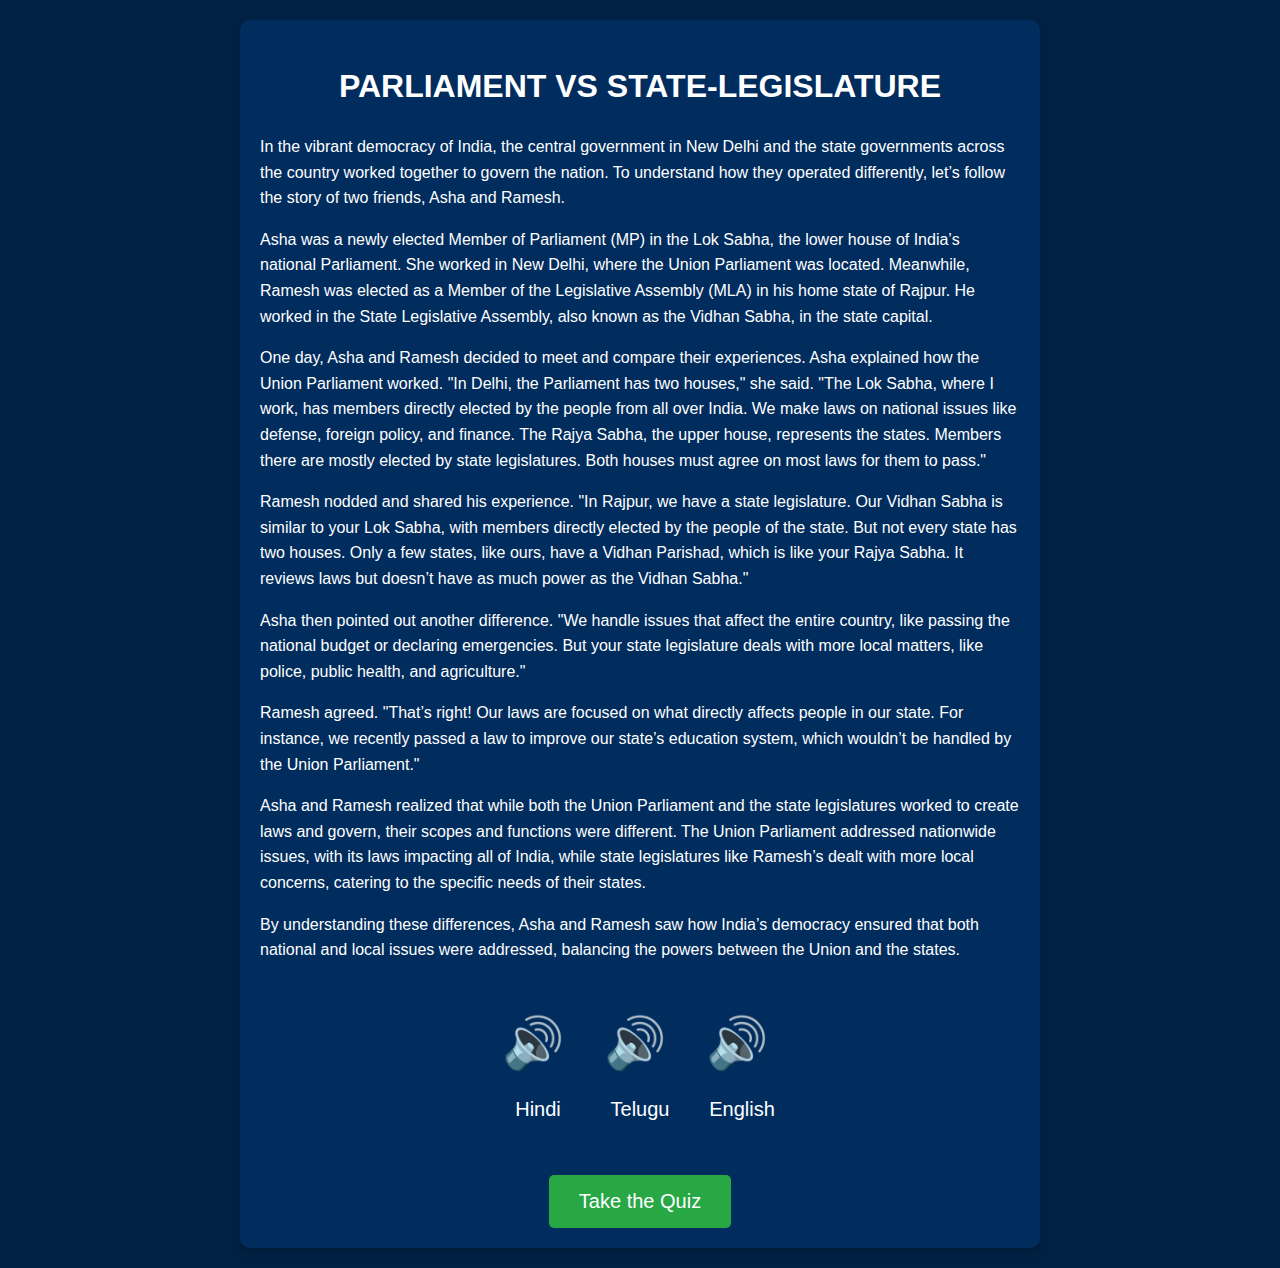
<file: Stories/story-telling-final/story telling/PARLIAMENTVSSTATE.html>
<!DOCTYPE html>
<html lang="en">
<head>
    <meta charset="UTF-8">
    <meta name="viewport" content="width=device-width, initial-scale=1.0">
    <title>Ravi's Initiative & Audio Playback</title>
    <style>
        body {
            font-family: Arial, sans-serif;
            line-height: 1.6;
            background-color: #002144;
            color: white;
            padding: 20px;
            max-width: 800px;
            margin: 0 auto;
            position: relative;
        }
        .content-wrapper {
            background-color: #002C5E;
            padding: 20px;
            box-shadow: 0 4px 8px rgba(0, 0, 0, 0.2);
            border-radius: 10px;
            margin: 0 auto;
        }
        h1 {
            text-align: center;
            color: #fff;
        }
        .audio-icon {
            font-size: 50px;
            cursor: pointer;
            color: #007bff;
            margin-right: 10px;
        }
        .audio-label {
            font-size: 20px;
            margin-top: 10px;
        }
        .audio-section {
            display: flex;
            justify-content: center;
            align-items: center;
            margin-top: 40px;
            gap: 30px;
        }
        .audio-item {
            display: flex;
            flex-direction: column;
            align-items: center;
        }
        .quiz-section {
            text-align: center;
            margin-top: 50px;
        }
        .quiz-button {
            background-color: #28a745;
            color: white;
            padding: 15px 30px;
            font-size: 20px;
            border: none;
            border-radius: 5px;
            cursor: pointer;
            transition: background-color 0.3s ease;
        }
        .quiz-button:hover {
            background-color: #218838;
        }
        .language-switcher {
            position: absolute;
            top: 10px;
            left: 10px;
            z-index: 1000;
        }
    </style>
    <script type="text/javascript">
        function googleTranslateElementInit() {
            new google.translate.TranslateElement({
                pageLanguage: 'en',
                autoDisplay: false
            }, 'google_translate_element');
        }
    </script>
    <script type="text/javascript" src="https://translate.google.com/translate_a/element.js?cb=googleTranslateElementInit"></script>
</head>
<body>
    <!-- Google Translate Widget -->
    <div class="language-switcher">
        <div id="google_translate_element"></div>
    </div>

    <div class="content-wrapper">
        <h1>PARLIAMENT VS STATE-LEGISLATURE</h1>

        <p>In the vibrant democracy of India, the central government in New Delhi and the state governments across the country worked together to govern the nation. To understand how they operated differently, let’s follow the story of two friends, Asha and Ramesh.
</p>

        <p>Asha was a newly elected Member of Parliament (MP) in the Lok Sabha, the lower house of India’s national Parliament. She worked in New Delhi, where the Union Parliament was located. Meanwhile, Ramesh was elected as a Member of the Legislative Assembly (MLA) in his home state of Rajpur. He worked in the State Legislative Assembly, also known as the Vidhan Sabha, in the state capital.
</p>

        <p>One day, Asha and Ramesh decided to meet and compare their experiences. Asha explained how the Union Parliament worked. "In Delhi, the Parliament has two houses," she said. "The Lok Sabha, where I work, has members directly elected by the people from all over India. We make laws on national issues like defense, foreign policy, and finance. The Rajya Sabha, the upper house, represents the states. Members there are mostly elected by state legislatures. Both houses must agree on most laws for them to pass."
</p>

        <p>Ramesh nodded and shared his experience. "In Rajpur, we have a state legislature. Our Vidhan Sabha is similar to your Lok Sabha, with members directly elected by the people of the state. But not every state has two houses. Only a few states, like ours, have a Vidhan Parishad, which is like your Rajya Sabha. It reviews laws but doesn’t have as much power as the Vidhan Sabha."
</p>

        <p>Asha then pointed out another difference. "We handle issues that affect the entire country, like passing the national budget or declaring emergencies. But your state legislature deals with more local matters, like police, public health, and agriculture."
</p>

        <p>Ramesh agreed. "That’s right! Our laws are focused on what directly affects people in our state. For instance, we recently passed a law to improve our state’s education system, which wouldn’t be handled by the Union Parliament."
</p>

	<p>Asha and Ramesh realized that while both the Union Parliament and the state legislatures worked to create laws and govern, their scopes and functions were different. The Union Parliament addressed nationwide issues, with its laws impacting all of India, while state legislatures like Ramesh’s dealt with more local concerns, catering to the specific needs of their states.
</p>
	<p>By understanding these differences, Asha and Ramesh saw how India’s democracy ensured that both national and local issues were addressed, balancing the powers between the Union and the states.</p>

        <!-- Audio Section -->
        <div class="audio-section">
            <div class="audio-item">
                <span class="audio-icon" onclick="playAudio('hindi')">🔊</span>
                <span class="audio-label">Hindi</span>
            </div>
            <div class="audio-item">
                <span class="audio-icon" onclick="playAudio('telugu')">🔊</span>
                <span class="audio-label">Telugu</span>
            </div>
            <div class="audio-item">
                <span class="audio-icon" onclick="playAudio('english')">🔊</span>
                <span class="audio-label">English</span>
            </div>
        </div>

        <!-- Quiz Section -->
        <div class="quiz-section">
            <button class="quiz-button" onclick="window.location.href='PVSSL.html'">Take the Quiz</button>
        </div>
    </div>

    <!-- Audio Files -->
    <audio id="hindi" src="(HINDI)HOW PARLIAMENT OF STATE IS DIFFERENT FROM UNION.mp3"></audio>
    <audio id="telugu" src="(TELUGU)HOW PARLIAMENT OF STATE IS DIFFERENT FROM UNION.mp3"></audio>
    <audio id="english" src="(ENGLISH)HOW PARLIAMENT OF STATE IS DIFFERENT FROM UNION.mp3"></audio>

    <script>
        function playAudio(language) {
            var audio = document.getElementById(language);
            if (audio.paused) {
                audio.play();
            } else {
                audio.pause();
            }
        }
    </script>
</body>
</html>
</file>
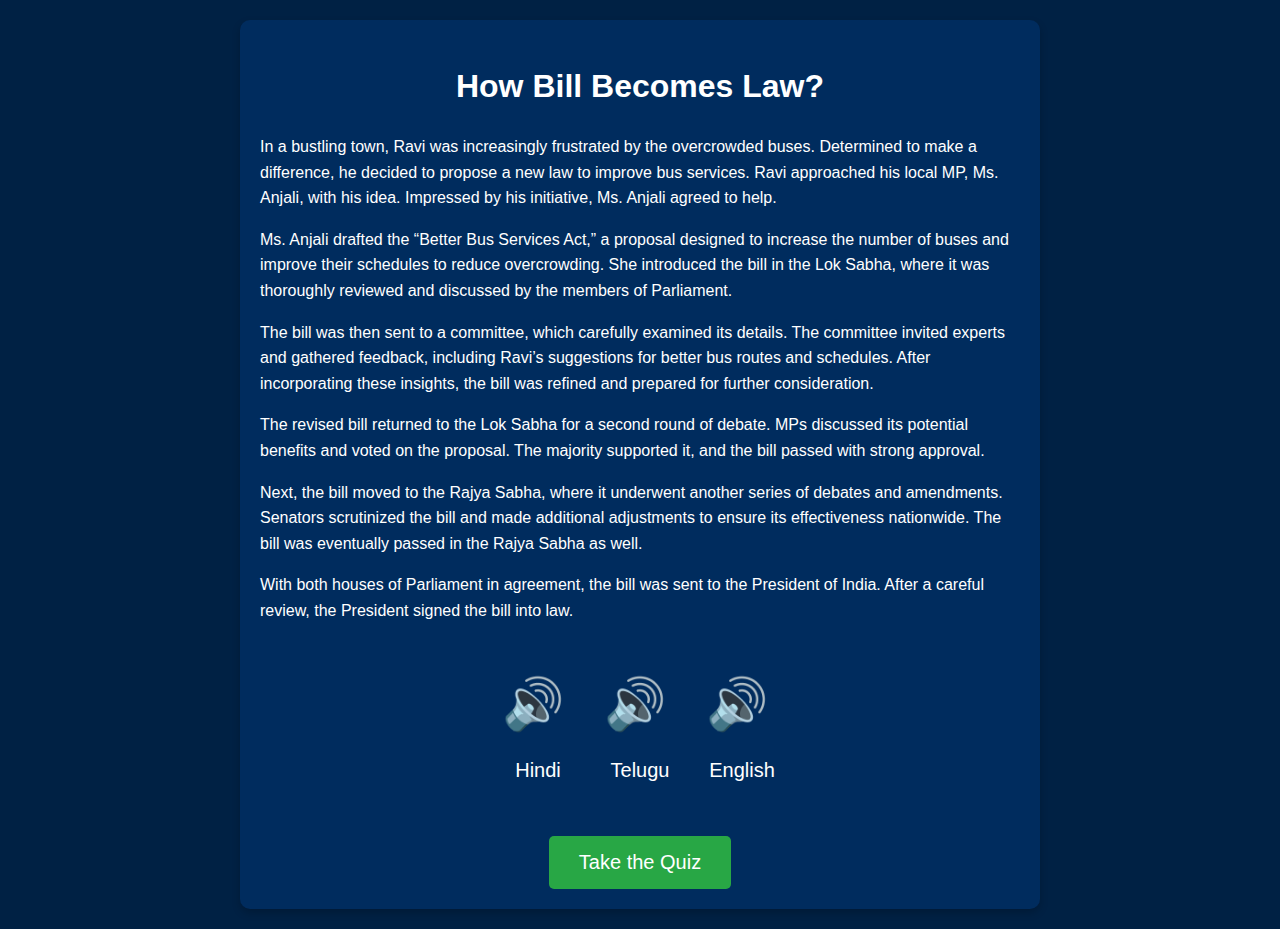
<file: Stories/story-telling-final/story telling/PASSING-LAW.html>
<!DOCTYPE html>
<html lang="en">
<head>
    <meta charset="UTF-8">
    <meta name="viewport" content="width=device-width, initial-scale=1.0">
    <title>Ravi's Initiative & Audio Playback</title>
    <style>
        body {
            font-family: Arial, sans-serif;
            line-height: 1.6;
            background-color: #002144;
            color: white;
            padding: 20px;
            max-width: 800px;
            margin: 0 auto;
            position: relative;
        }
        .content-wrapper {
            background-color: #002C5E;
            padding: 20px;
            box-shadow: 0 4px 8px rgba(0, 0, 0, 0.2);
            border-radius: 10px;
            margin: 0 auto;
        }
        h1 {
            text-align: center;
            color: #fff;
        }
        .audio-icon {
            font-size: 50px;
            cursor: pointer;
            color: #007bff;
            margin-right: 10px;
        }
        .audio-label {
            font-size: 20px;
            margin-top: 10px;
        }
        .audio-section {
            display: flex;
            justify-content: center;
            align-items: center;
            margin-top: 40px;
            gap: 30px;
        }
        .audio-item {
            display: flex;
            flex-direction: column;
            align-items: center;
        }
        .quiz-section {
            text-align: center;
            margin-top: 50px;
        }
        .quiz-button {
            background-color: #28a745;
            color: white;
            padding: 15px 30px;
            font-size: 20px;
            border: none;
            border-radius: 5px;
            cursor: pointer;
            transition: background-color 0.3s ease;
        }
        .quiz-button:hover {
            background-color: #218838;
        }
        .language-switcher {
            position: absolute;
            top: 10px;
            left: 10px;
            z-index: 1000;
        }
    </style>
    <script type="text/javascript">
        function googleTranslateElementInit() {
            new google.translate.TranslateElement({
                pageLanguage: 'en',
                autoDisplay: false
            }, 'google_translate_element');
        }
    </script>
    <script type="text/javascript" src="https://translate.google.com/translate_a/element.js?cb=googleTranslateElementInit"></script>
</head>
<body>
    <!-- Google Translate Widget -->
    <div class="language-switcher">
        <div id="google_translate_element"></div>
    </div>

    <div class="content-wrapper">
        <h1>How Bill Becomes Law?</h1>
        <p>In a bustling town, Ravi was increasingly frustrated by the overcrowded buses. Determined to make a difference, he decided to propose a new law to improve bus services. Ravi approached his local MP, Ms. Anjali, with his idea. Impressed by his initiative, Ms. Anjali agreed to help.</p>
        <p>Ms. Anjali drafted the “Better Bus Services Act,” a proposal designed to increase the number of buses and improve their schedules to reduce overcrowding. She introduced the bill in the Lok Sabha, where it was thoroughly reviewed and discussed by the members of Parliament.</p>
        <p>The bill was then sent to a committee, which carefully examined its details. The committee invited experts and gathered feedback, including Ravi’s suggestions for better bus routes and schedules. After incorporating these insights, the bill was refined and prepared for further consideration.</p>
        <p>The revised bill returned to the Lok Sabha for a second round of debate. MPs discussed its potential benefits and voted on the proposal. The majority supported it, and the bill passed with strong approval.</p>
        <p>Next, the bill moved to the Rajya Sabha, where it underwent another series of debates and amendments. Senators scrutinized the bill and made additional adjustments to ensure its effectiveness nationwide. The bill was eventually passed in the Rajya Sabha as well.</p>
        <p>With both houses of Parliament in agreement, the bill was sent to the President of India. After a careful review, the President signed the bill into law.</p>

        <!-- Audio Section -->
        <div class="audio-section">
            <div class="audio-item">
                <span class="audio-icon" onclick="playAudio('hindi')">🔊</span>
                <span class="audio-label">Hindi</span>
            </div>
            <div class="audio-item">
                <span class="audio-icon" onclick="playAudio('telugu')">🔊</span>
                <span class="audio-label">Telugu</span>
            </div>
            <div class="audio-item">
                <span class="audio-icon" onclick="playAudio('english')">🔊</span>
                <span class="audio-label">English</span>
            </div>
        </div>

        <!-- Quiz Section -->
        <div class="quiz-section">
            <button class="quiz-button" onclick="window.location.href='quiz.html'">Take the Quiz</button>
        </div>
    </div>

    <!-- Audio Files -->
    <audio id="hindi" src="LAW-PASSING(HINDI).mp3"></audio>
    <audio id="telugu" src="LAW-PASSING(TELUGU).mp3"></audio>
    <audio id="english" src="LAW-PASSING(ENGLISH).mp3"></audio>

    <script>
        function playAudio(language) {
            var audio = document.getElementById(language);
            if (audio.paused) {
                audio.play();
            } else {
                audio.pause();
            }
        }
    </script>
</body>
</html>
</file>
<file: assets/css/styles.css>
/*=============== GOOGLE FONTS ===============*/
@import url('https://fonts.googleapis.com/css2?family=Poppins:wght@400;500;600;900&display=swap');

/*=============== VARIABLES CSS ===============*/
:root {
  --header-height: 3.5rem;

  /*========== Colors ==========*/
  --hue: 210;
  --first-color: hsl(210, 91%, 54%);
  --first-color-alt: hsl(210, 91%, 50%);
  --title-color: hsl(210, 10%, 100%);
  --text-color: hsl(210, 10%, 85%);
  --text-color-light: hsl(210, 10%, 55%);

  /* Dark Blue Gradient */
--body-color: linear-gradient(135deg, #001f3f 0%, #004080 100%);
--container-color: linear-gradient(135deg, #002b5c 0%, #003366 100%);


  /* Blue-white gradient */
  /*--body-color: linear-gradient(90deg, hsl(210, 100%, 98%) 0%, hsl(210, 60%, 90%) 100%);
  /*--container-color: linear-gradient(136deg, hsl(210, 60%, 95%) 0%, hsl(210, 50%, 90%) 100%);
  
  /*Red gradient*/
  /* --body-color: linear-gradient(90deg, hsl(360, 28%, 40%) 0%, hsl(18, 28%, 40%) 100%);
  --container-color: linear-gradient(136deg, hsl(360, 28%, 35%) 0%, hsl(18, 28%, 35%) 100%); */

  /*Black solid*/
  /* --body-color: hsl(30, 8%, 8%);
  --container-color: hsl(30, 8%, 10%); */

  /*========== Font and typography ==========*/
  --body-font: 'Poppins', sans-serif;
  --biggest-font-size: 3rem;
  --h1-font-size: 2rem;
  --h2-font-size: 1.75rem;
  --h3-font-size: 1.5rem;
  --normal-font-size: 1.25rem;
  --small-font-size: 1rem;
  --smaller-font-size: .875rem;

  /*========== Font weight ==========*/
  --font-medium: 500;
  --font-semi-bold: 600;
  --font-black: 900;

  /*========== Margenes Bottom ==========*/
  --mb-0-25: .25rem;
  --mb-0-5: .5rem;
  --mb-0-75: .75rem;
  --mb-1: 1rem;
  --mb-1-5: 1.5rem;
  --mb-2: 2rem;
  --mb-2-5: 2.5rem;

  /*========== z index ==========*/
  --z-tooltip: 10;
  --z-fixed: 100;
}

/* Responsive typography */
@media screen and (min-width: 992px) {
  :root {
    --biggest-font-size: 5rem; /* Increase for larger titles */
    --h1-font-size: 3rem;
    --h2-font-size: 2.5rem;
    --h3-font-size: 2rem;
    --normal-font-size: 1.5rem;
    --small-font-size: 1.25rem;
    --smaller-font-size: 1rem;
  }
}

/*=============== BASE ===============*/
*{
  box-sizing: border-box;
  padding: 0;
  margin: 0;
}

html{
  scroll-behavior: smooth;
}

body{
  margin: var(--header-height) 0 0 0;
  font-family: var(--body-font);
  font-size: var(--normal-font-size);
  background: var(--body-color);
  color: var(--text-color);
}

h1,h2,h3,h4{
  color: var(--title-color);
  font-weight: var(--font-semi-bold);
}

ul{
  list-style: none;
}

a{
  text-decoration: none;
}

img{
  max-width: 100%;
  height: auto;
}

button,
input{
  border: none;
  outline: none;
}

button{
  cursor: pointer;
  font-family: var(--body-font);
  font-size: var(--normal-font-size);
}

/*=============== REUSABLE CSS CLASSES ===============*/
.section{
  padding: 4.5rem 0 2rem;
}

.section__title{
  font-size: var(--h2-font-size);
  margin-bottom: var(--mb-2);
  text-align: center;
}

/*=============== LAYOUT ===============*/
.container{
  max-width: 95%; /* Increase max-width to occupy more space */
  margin-left: auto;
  margin-right: auto;
  padding: 0 1rem; /* Slight padding for small gaps at the edges */
}
.grid{
  display: grid;
}

.main{
  overflow: hidden; /*For animation*/
}

/*=============== HEADER ===============*/
.header{
  width: 100%;
  background: var(--body-color); 
  position: fixed;
  top: 0;
  left: 0;
  z-index: var(--z-fixed);
  display: flex;
  justify-content: space-between;
  align-items: center;
  padding: 0 1rem;
}

/*=============== NAV ===============*/
.nav{
  height: var(--header-height);
  display: flex;
  justify-content: space-between;
  align-items: center;
}

/* Left-side logo */
.nav__logo-left {
  display: flex;
  align-items: center;
}

.nav__logo-img-left {
  width: 250px; /* Adjust size as needed */
}

/* Center title or logo */
.nav__logo{
  display: flex;
  align-items: center;
  column-gap: .5rem;
  font-weight: var(--font-medium);
  margin-right: 50px;
  margin-left: 50px;
}


.nav__logo-img{
  width: 50px; /* Adjust size as needed */
}

/* Right-side logos */
.nav__logos-right {
  display: flex;
  align-items: center;
  column-gap: 1rem; /* Space between the logos */
}

.nav__logo-right {
  display: flex;
  align-items: center;
}

.nav__logo-img-right {
  width: 100px; /* Adjust size as needed */
}

.nav__link,
.nav__logo,
.nav__toggle,
.nav__close{
  color: var(--title-color);
}

.nav__toggle{
  font-size: 1.25rem;
  cursor: pointer;
}

@media screen and (max-width: 767px){
  .nav__menu{
    position: fixed;
    width: 100%;
    background: var(--container-color);
    top: -150%;
    left: 0;
    padding: 3.5rem 0;
    transition: .4s;
    z-index: var(--z-fixed);
    border-radius: 0 0 1.5rem 1.5rem;
  }
}

/* Adjust for mobile view */
@media screen and (max-width: 767px) {
  .nav__logo-left,
  .nav__logos-right {
      display: none; /* Hide logos on smaller screens if needed */
  }

  .nav__toggle {
      display: block;
  }
}


.nav__img{
  width: 100px;
  position: absolute;
  top: 0;
  left: 0;
}

.nav__close{
  font-size: 1.8rem;
  position: absolute;
  top: .5rem;
  right: .7rem;
  cursor: pointer;
}

.nav__list{
  display: flex;
  flex-direction: column;
  align-items: center;
  row-gap: 1.5rem;
}

.nav__link{
  text-transform: uppercase;
  font-weight: var(--font-black);
  transition: .4s;
}

.nav__link:hover{
  color: var(--text-color);
}

/* Show menu */
.show-menu{
  top: 0;
}

/* Change background header */
.scroll-header{
  background: var(--container-color);
}

/* Active link */
.active-link{
  position: relative;
}

.active-link::before{
  content: '';
  position: absolute;
  bottom: -.75rem;
  left: 45%;
  width: 5px;
  height: 5px;
  background-color: var(--title-color);
  border-radius: 50%;
}

/*=============== HOME ===============*/
.home__content{
  row-gap: 1rem;
}

.home__group{
  display: grid;
  position: relative;
  padding-top: 2rem;
}

.home__img{
  height: 250px;
  justify-self: center;
}

.home__indicator{
  width: 8px;
  height: 8px;
  background-color: var(--title-color);
  border-radius: 50%;
  position: absolute;
  top: 7rem;
  right: 2rem;
}

.home__indicator::after{
  content: '';
  position: absolute;
  width: 1px;
  height: 48px;
  background-color: var(--title-color);
  top: -3rem;
  right: 45%;
}

.home__details-img{
  position: absolute;
  right: .5rem;
}

.home__details-title,
.home__details-subtitle{
  display: block;
  font-size: var(--small-font-size);
  text-align: right;
}

.home__subtitle{
  font-size: var(--h3-font-size);
  text-transform: uppercase;
  margin-bottom: var(--mb-1);
}

.home__title{
  font-size: var(--biggest-font-size);
  font-weight: var(--font-black);
  line-height: 109%;
  margin-bottom: var(--mb-1);
}

.home__description{
  margin-bottom: var(--mb-1);
}

.home__buttons{
  display: flex;
  justify-content: space-between;
}

#home {
  margin-top: 70px;
  margin-bottom: 50px;
}

/* Swiper Class */
.swiper-pagination{
  position: initial;
  margin-top: var(--mb-1);
}

.swiper-pagination-bullet{
  width: 5px;
  height: 5px;
  background-color: var(--title-color);
  opacity: 1;
}

.swiper-pagination-horizontal.swiper-pagination-bullets .swiper-pagination-bullet{
  margin: 0 .5rem;
} 

.swiper-pagination-bullet-active{
  width: 1.5rem;
  height: 5px;
  border-radius: .5rem;
}

/*=============== BUTTONS ===============*/
.button{
  display: inline-block;
  background-color: var(--first-color);
  color: var(--title-color);
  padding: 1rem 1.75rem;
  border-radius: .5rem;
  font-weight: var(--font-medium);
  transition: .3s;
}

.button:hover{
  background-color: var(--first-color-alt);
}

.button__icon{
  font-size: 1.25rem;
}

.button--ghost{
  border: 2px solid;
  background-color: transparent;
  border-radius: 3rem;
  padding: .75rem 1.5rem;
}

.button--ghost:hover{
  background: none;
}

.button--link{
  color: var(--title-color);
}

.button--flex{
  display: inline-flex;
  align-items: center;
  column-gap: .5rem;
}

/*=============== CATEGORY ===============*/
.category__container{
  grid-template-columns: repeat(2, 1fr);
  gap: 1rem 2rem;
}

.category__data{
  text-align: center;
}

.category__img{
  width: 120px;
  margin-bottom: var(--mb-0-75);
  transition: .3s;
}

.category__title{
  margin-bottom: var(--mb-0-25);
}

.category__data:hover .category__img{
  transform: translateY(-.5rem);
}

/*=============== ABOUT ===============*/
.about__container{
  row-gap: 2rem;
}

.about__data{
  text-align: center;
}

.about__description{
  margin-bottom: var(--mb-2);
}

.about__img{
  width: 200px;
  justify-self: center;
  animation: floating 2s ease-in-out infinite;
}
#about {
  margin-top: 100px;
  margin-bottom: 100px;
}

/*=============== TRICK OR TREAT ===============*/
.trick__container{
  grid-template-columns: repeat(2, 1fr);
  gap: 1.5rem;
  padding-top: 1rem;
}

.trick__content{
  position: relative;
  background: var(--container-color);
  border-radius: 1rem;
  padding: 1.5rem 0 1rem 0;
  text-align: center;
  overflow: hidden;
}

.trick-content {
  display: flex;
  justify-content: center;
  align-items: center;
  flex-direction: column; /* This ensures the image and any text below it are centered */
  text-align: center; /* Centers the text horizontally */
}



.trick__img{
  width: 90px;
  transition: .3s;
}


.trick__subtitle,
.trick__price{
  display: block;
}

.trick__subtitle{
  font-size: var(--smaller-font-size);
  margin-bottom: var(--mb-0-5);
}

.trick__title,
.trick__price{
  color: var(--title-color);
  font-weight: var(--font-medium);
  font-size: var(--normal-font-size);
}

.trick__button{
  display: inline-flex;
  padding: .5rem;
  border-radius: .25rem .25rem .75rem .25rem;
  position: absolute;
  right: -3rem;
  bottom: 0;
}

.trick__icon{
  font-size: 1.25rem;
  color: var(--title-color);
}

.trick__content:hover .trick__img{
  transform: translateY(-.5rem);
}

.trick__content:hover .trick__button{
  right: 0;
}

/*=============== DISCOUNT ===============*/
.discount__container{
  background: var(--container-color);
  border-radius: 1rem;
  padding: 2.5rem 0 1.5rem;
  row-gap: .75rem;
}

.discount__data{
  text-align: center;
}

.discount__title{
  font-size: var(--h2-font-size);
  margin-bottom: var(--mb-2);
}

.discount__img{
  width: 200px;
  justify-self: center;
}

/*=============== NEW ARRIVALS ===============*/
.new__container {
  display: flex;
  justify-content: space-between;
  flex-wrap: wrap;
}

.new__img{
  width: 120px;
  margin-bottom: var(--mb-0-5);
  transition: .3s;
}

.new__img > .law {
  margin-top: 100px;
}

.new__content {
  flex: 1 1 30%; /* Adjust the flex basis as per your design */
  margin: 15px;
  text-align: center;
}

.new__tag{
  position: absolute;
  top: 8%;
  left: 8%;
  background-color: var(--first-color);
  color: var(--title-color);
  font-size: var(--small-font-size);
  padding: .25rem .5rem;
  border-radius: .25rem;
}

.new__title{
  font-size: var(--normal-font-size);
  font-weight: var(--font-medium);
}

.new__subtitle{
  display: block;
  font-size: var(--small-font-size);
  margin-bottom: var(--mb-0-5);
}

.new__prices{
  display: inline-flex;
  align-items: center;
  column-gap: .5rem;
}

.new__price{
  font-weight: var(--font-medium);
  color: var(--title-color);
}

.new__discount{
  color: var(--first-color);
  font-size: var(--smaller-font-size);
  text-decoration: line-through;
  font-weight: var(--font-medium);
}

.new__button{
  display: inline-flex;
  padding: .5rem;
  border-radius: .25rem .25rem .75rem .25rem;
  position: absolute;
  bottom: 0;
  right: -3rem;
}

.new__icon{
  font-size: 1.25rem;
}

.new__content:hover .new__img{
  transform: translateY(-.5rem);
}

.new__content:hover .new__button{
  right: 0;
}

/*=============== NEWSLETTER ===============*/
.newsletter__description{
  text-align: center;
  margin-bottom: var(--mb-1-5);
}

.newsletter__form{
  background: var(--container-color);
  padding: 1rem;
  display: flex;
  justify-content: space-between;
  border-radius: .75rem;
}

.newsletter__input{
  width: 70%;
  padding: 0 .5rem;
  background: none;
  color: var(--title-color);
}

.newsletter__input::placeholder{
  color: var(--text-color);
}

/*=============== FOOTER ===============*/
.footer{
  position: relative;
  overflow: hidden;
}

.footer__img-one,
.footer__img-two{
  position: absolute;
  transition: .3s;
}

.footer__img-one{
  width: 100px;
  top: 6rem;
  right: -2rem;
}

.footer__img-two{
  width: 150px;
  bottom: 4rem;
  right: 4rem;
}

.footer__img-one:hover,
.footer__img-two:hover{
  transform: translateY(-.5rem);
}

.footer__container{
  row-gap: 2rem;
}

.footer__logo{
  display: flex;
  align-items: center;
  column-gap: .5rem;
  margin-bottom: var(--mb-1);
  font-weight: var(--font-medium);
  color: var(--title-color);
}

.footer__logo-img{
  width: 50px;
}

.footer__description{
  margin-bottom: var(--mb-2-5);
}

.footer__social{
  display: flex;
  column-gap: .75rem;
}

.footer__social-link{
  display: inline-flex;
  background: var(--container-color);
  padding: .25rem;
  border-radius: .25rem;
  color: var(--title-color);
  font-size: 1rem;
}

.footer__social-link:hover{
  background: var(--body-color);
}

.footer__title{
  font-size: var(--h3-font-size);
  margin-bottom: var(--mb-1);
}

.footer__links{
  display: grid;
  row-gap: .35rem;
}

.footer__link{
  font-size: var(--small-font-size);
  color: var(--text-color);
  transition: .3s;
}

.footer__link:hover{
  color: var(--title-color);
}

.footer__copy{
  display: block;
  text-align: center;
  font-size: var(--smaller-font-size);
  margin-top: 4.5rem;
}
.kid{
 
    display: block;
    margin-left: auto;
    margin-right: auto;

}

/*=============== SCROLL UP ===============*/
.scrollup{
  position: fixed;
  background: var(--container-color);
  right: 1rem;
  bottom: -20%;
  display: inline-flex;
  padding: .3rem;
  border-radius: .25rem;
  z-index: var(--z-tooltip);
  opacity: .8;
  transition: .4s;
}

.scrollup__icon{
  font-size: 1.25rem;
  color: var(--title-color);
}

.scrollup:hover{
  background: var(--container-color);
  opacity: 1;
}

/* Show Scroll Up*/
.show-scroll{
  bottom: 3rem;
}

/*=============== SCROLL BAR ===============*/
::-webkit-scrollbar{
  width: 0.6rem;
  background: #413e3e;
}

::-webkit-scrollbar-thumb{
  background: #272525;
  border-radius: .5rem;
}

/*===============  BREAKPOINTS ===============*/
/* For small devices */
@media screen and (max-width: 320px){
  .container{
    margin-left: var(--mb-1);
    margin-right: var(--mb-1);
  }

  .home__img{
    height: 200px;
  }
  .home__buttons{
    flex-direction: column;
    width: max-content;
    row-gap: 1rem;
  }

  .category__container,
  .trick__container{
    grid-template-columns: .8fr;
    justify-content: center;
  }
}

/* For medium devices */
@media screen and (min-width: 576px){
  .about__container{
    grid-template-columns: .8fr;
    justify-content: center;
  }

  .newsletter__container{
    display: grid;
    grid-template-columns: .7fr;
    justify-content: center;
  }
  .newsletter__description{
    padding: 0 3rem;
  }
}

@media screen and (min-width: 767px){
  body{
    margin: 0;
  }

  .section{
    padding: 6rem 0 2rem;
  }

  .nav{
    height: calc(var(--header-height) + 1.5rem);
  }
  .nav__img,
  .nav__close,
  .nav__toggle{
    display: none;
  }
  .nav__list{
    flex-direction: row;
    column-gap: 3rem;
  }
  .nav__link{
    text-transform: initial;
    font-weight: initial;
  }

  .home__content{
    padding: 10rem 0 2rem;
    grid-template-columns: repeat(2, 1fr);
    gap: 4rem;
  }
  .home__img{
    height: 300px;
  }
  .swiper-pagination{
    margin-top: var(--mb-2);
  }

  .category__container{
    grid-template-columns: repeat(3, 200px);
    justify-content: center;
  }

  .about__container{
    grid-template-columns: repeat(2, 1fr);
    align-items: center;
  }
  .about__title,
  .about__data{
    text-align: initial;
  }
  .about__img{
    width: 250px;
  }

  .trick__container{
    grid-template-columns: repeat(3, 200px);
    justify-content: center;
    gap: 2rem;
  }

  .discount__container{
    grid-template-columns: repeat(2, max-content);
    justify-content: center;
    align-items: center;
    column-gap: 3rem;
    padding: 3rem 0;
    border-radius: 3rem;
  }
  .discount__img{
    width: 350px;
    order: -1;
  }
  .discount__data{
    padding-right: 6rem;
  }

  .newsletter__container{
    grid-template-columns: .5fr;
  }

  .footer__container{
    grid-template-columns: repeat(4, 1fr);
    justify-items: center;
    column-gap: 1rem;
  }
  .footer__img-two{
    right: initial;
    bottom: 0;
    left: 15%;
  }
}

/* For large devices */
@media screen and (min-width: 992px){
  .container{
    margin-left: auto;
    margin-right: auto;
  }

  .section__title{
    font-size: var(--h1-font-size);
    margin-bottom: 3rem;
  }
  .section {
    padding: 6rem 0 2rem; /* Increase padding to make sections larger */
  }

  .home__content {
    padding: 10rem 0 2rem; /* Increase padding in home section */
    gap: 3rem;
  }
  .home__group{
    padding-top: 0;
  }
  .home__img{
    height: 400px;
    transform: translateY(-3rem);
  }
  .home__indicator{
    top: initial;
    right: initial;
    bottom: 15%;
    left: 45%;
  }
  .home__indicator::after{
    top: 0;
    height: 75px;
  }
  .home__details-img{
    bottom: 0;
    right: 58%;
  }
  .home__title{
    margin-bottom: var(--mb-1-5);
  }
  .home__description{
    margin-bottom: var(--mb-2-5);
    padding-right: 2rem;
  }

  .category__container{
    column-gap: 8rem;
  }
  .category__img{
    width: 200px;
  }

  .about__container{
    column-gap: 7rem;
  }
  .about__img{
    width: 350px;
  }
  .about__description{
    padding-right: 2rem;
  }

  .trick__container{
    gap: 3.5rem;
  }
  .trick__content{
    border-radius: 1.5rem;
  }
  .trick__img{
    width: 150px; 
    
  }
  .trick__title{
    font-size: var(--h3-font-size);
  }

  .discount__container{
    column-gap: 7rem;
  }

  .new__content{
    width: 310px;
    border-radius: 1rem;
    padding: 2rem 0;
  }
  .new__img{
    width: 150px; 
  }
  .new__img,
  .new__subtitle{
    margin-bottom: var(--mb-1);
  }
  .new__title{
    font-size: var(--h3-font-size);
  }

  .footer__copy{
    margin-top: 6rem;
  }
}

@media screen and (min-width: 1200px){
  .home__img{
    height: 400px;
  }
  .swiper-pagination{
    margin-top: var(--mb-2-5);
  }
  .footer__img-one{
    width: 150px;
  }
  .footer__img-two{
    width: 150px;
    top: 30%;
    left: -3%;
  }
}

/*=============== KEYFRAMES ===============*/
@keyframes floating {
  0% { transform: translate(0,  0px); }
  50%  { transform: translate(0, 15px); }
  100%   { transform: translate(0, -0px); }   
}
.nav__list {
  column-gap: 3rem; /* Adjust navigation spacing */
}
.footer__container {
  column-gap: 2.5rem;
}

/* Chatbot Button */
.chatbot-button {
  position: fixed;
  bottom: 20px;
  right: 20px;
  background-color: #004080;
  color: white;
  width: 50px;
  height: 50px;
  border-radius: 50%;
  display: flex;
  justify-content: center;
  align-items: center;
  font-weight: bold;
  font-size: 1.2rem;
  cursor: pointer;
  z-index: 1000;
  transition: background-color 0.3s;
}

.chatbot-button:hover {
  background-color: #003366;
}

/* Chatbot Container */
.chatbot-container {
  position: fixed;
  bottom: 80px;
  right: 20px;
  width: 350px;
  height: 500px;
  background-color: white;
  border: 1px solid #ddd;
  border-radius: 10px;
  box-shadow: 0px 0px 15px rgba(0, 0, 0, 0.1);
  display: none;
  z-index: 999;
}

/* Chatbot Iframe */
.chatbot-iframe {
  width: 100%;
  height: 100%;
  border: none;
  border-radius: 10px;
}

/* Always Visible on Scroll */
body {
  position: relative;
  overflow-x: hidden;
}

/* Tanslater */
.language-switcher {
  text-align: right; /* Aligns the switcher to the right on larger screens */
  margin-top: 10px; /* Adds some margin to the top */
  margin-right: 100px;
}

#google_translate_element {
  display: inline-block;
}

/* Responsive  Translater styling */
@media (max-width: 768px) {
  .language-switcher {
      text-align: center; /* Center-align the switcher on tablets */
      margin-top: 5px;
  }

  #google_translate_element {
      width: 100%; /* Make the translate element full width */
  }
}

@media (max-width: 480px) {
  .language-switcher {
      text-align: center; /* Center-align on mobile devices */
      margin-top: 5px;
  }

  #google_translate_element {
      width: 100%;
      font-size: 14px; /* Adjust font size for smaller screens */
  }
}
</file>
<file: login_signup-sparks/login_signup/login.css>
@import url('https://fonts.googleapis.com/css?family=Montserrat:400,800');

* {
	box-sizing: border-box;
}

body {
	background: linear-gradient(135deg, #001f3f 0%, #004080 100%);
	display: flex;
	justify-content: center;
	align-items: center;
	flex-direction: column;
	font-family: 'Montserrat', sans-serif;
	min-height: 100vh;
	margin: 0;
	padding: 0;
}

h1 {
	font-weight: bold;
	margin: 0;
}

h2 {
	text-align: center;
}

p {
	font-size: 14px;
	font-weight: 100;
	line-height: 20px;
	letter-spacing: 0.5px;
	margin: 20px 0 30px;
}

span {
	font-size: 12px;
}

a {
	color: #333;
	font-size: 14px;
	text-decoration: none;
	margin: 15px 0;
}

button {
	border-radius: 20px;
	border: 1px solid #FF4B2B;
	background-color: #FF4B2B;
	color: #FFFFFF;
	font-size: 16px;
	font-weight: bold;
	padding: 18px 55px;
	letter-spacing: 1px;
	text-transform: uppercase;
	transition: transform 80ms ease-in;
	cursor: pointer;
}

button:active {
	transform: scale(0.95);
}

button:focus {
	outline: none;
}

button.ghost {
	background-color: transparent;
	border-color: #FFFFFF;
}

form {
	background-color: #FFFFFF;
	display: flex;
	align-items: center;
	justify-content: center;
	flex-direction: column;
	padding: 0 50px;
	height: 100%;
	text-align: center;
	width: 100%;
}

input {
	background-color: #eee;
	border: none;
	padding: 18px;
	margin: 8px 0;
	width: 100%;
	font-size: 18px;
}

.container {
	background-color: linear-gradient(135deg, #002b5c 0%, #003366 100%);
	border-radius: 10px;
	box-shadow: 0 14px 28px rgba(0,0,0,0.25), 
				0 10px 10px rgba(0,0,0,0.22);
	position: relative;
	overflow: hidden;
	width: 1050px;
	max-width: 100%;
	min-height: 700px;
}

.form-container {
	position: absolute;
	top: 0;
	height: 100%;
	transition: all 0.6s ease-in-out;
}

.sign-in-container {
	left: 0;
	width: 50%;
	z-index: 2;
}

.container.right-panel-active .sign-in-container {
	transform: translateX(100%);
}

.sign-up-container {
	left: 0;
	width: 50%;
	opacity: 0;
	z-index: 1;
}

.container.right-panel-active .sign-up-container {
	transform: translateX(100%);
	opacity: 1;
	z-index: 5;
	animation: show 0.6s;
}

@keyframes show {
	0%, 49.99% {
		opacity: 0;
		z-index: 1;
	}
	
	50%, 100% {
		opacity: 1;
		z-index: 5;
	}
}

.overlay-container {
	position: absolute;
	top: 0;
	left: 50%;
	width: 50%;
	height: 100%;
	overflow: hidden;
	transition: transform 0.6s ease-in-out;
	z-index: 100;
}

.container.right-panel-active .overlay-container {
	transform: translateX(-100%);
}

.overlay {
	background: linear-gradient(135deg, #002b5c 0%, #003366 100%);
	background-repeat: no-repeat;
	background-size: cover;
	background-position: 0 0;
	color: #FFFFFF;
	position: relative;
	left: -100%;
	height: 100%;
	width: 200%;
	transform: translateX(0);
	transition: transform 0.6s ease-in-out;
}

.container.right-panel-active .overlay {
	transform: translateX(50%);
}

.overlay-panel {
	position: absolute;
	display: flex;
	align-items: center;
	justify-content: center;
	flex-direction: column;
	padding: 0 40px;
	text-align: center;
	top: 0;
	height: 100%;
	width: 50%;
	transform: translateX(0);
	transition: transform 0.6s ease-in-out;
}

.overlay-left {
	transform: translateX(-20%);
}

.container.right-panel-active .overlay-left {
	transform: translateX(0);
}

.overlay-right {
	right: 0;
	transform: translateX(0);
}

.container.right-panel-active .overlay-right {
	transform: translateX(20%);
}

.social-container {
	margin: 20px 0;
}

.social-container a {
	border: 1px solid #DDDDDD;
	border-radius: 50%;
	display: inline-flex;
	justify-content: center;
	align-items: center;
	margin: 0 5px;
	height: 50px;
	width: 50px;
}

footer {
	background-color: #222;
	color: #fff;
	font-size: 14px;
	bottom: 0;
	position: fixed;
	left: 0;
	right: 0;
	text-align: center;
	z-index: 999;
}

footer p {
	margin: 10px 0;
}

footer i {
	color: red;
}

footer a {
	color: #3c97bf;
	text-decoration: none;
}
</file>
